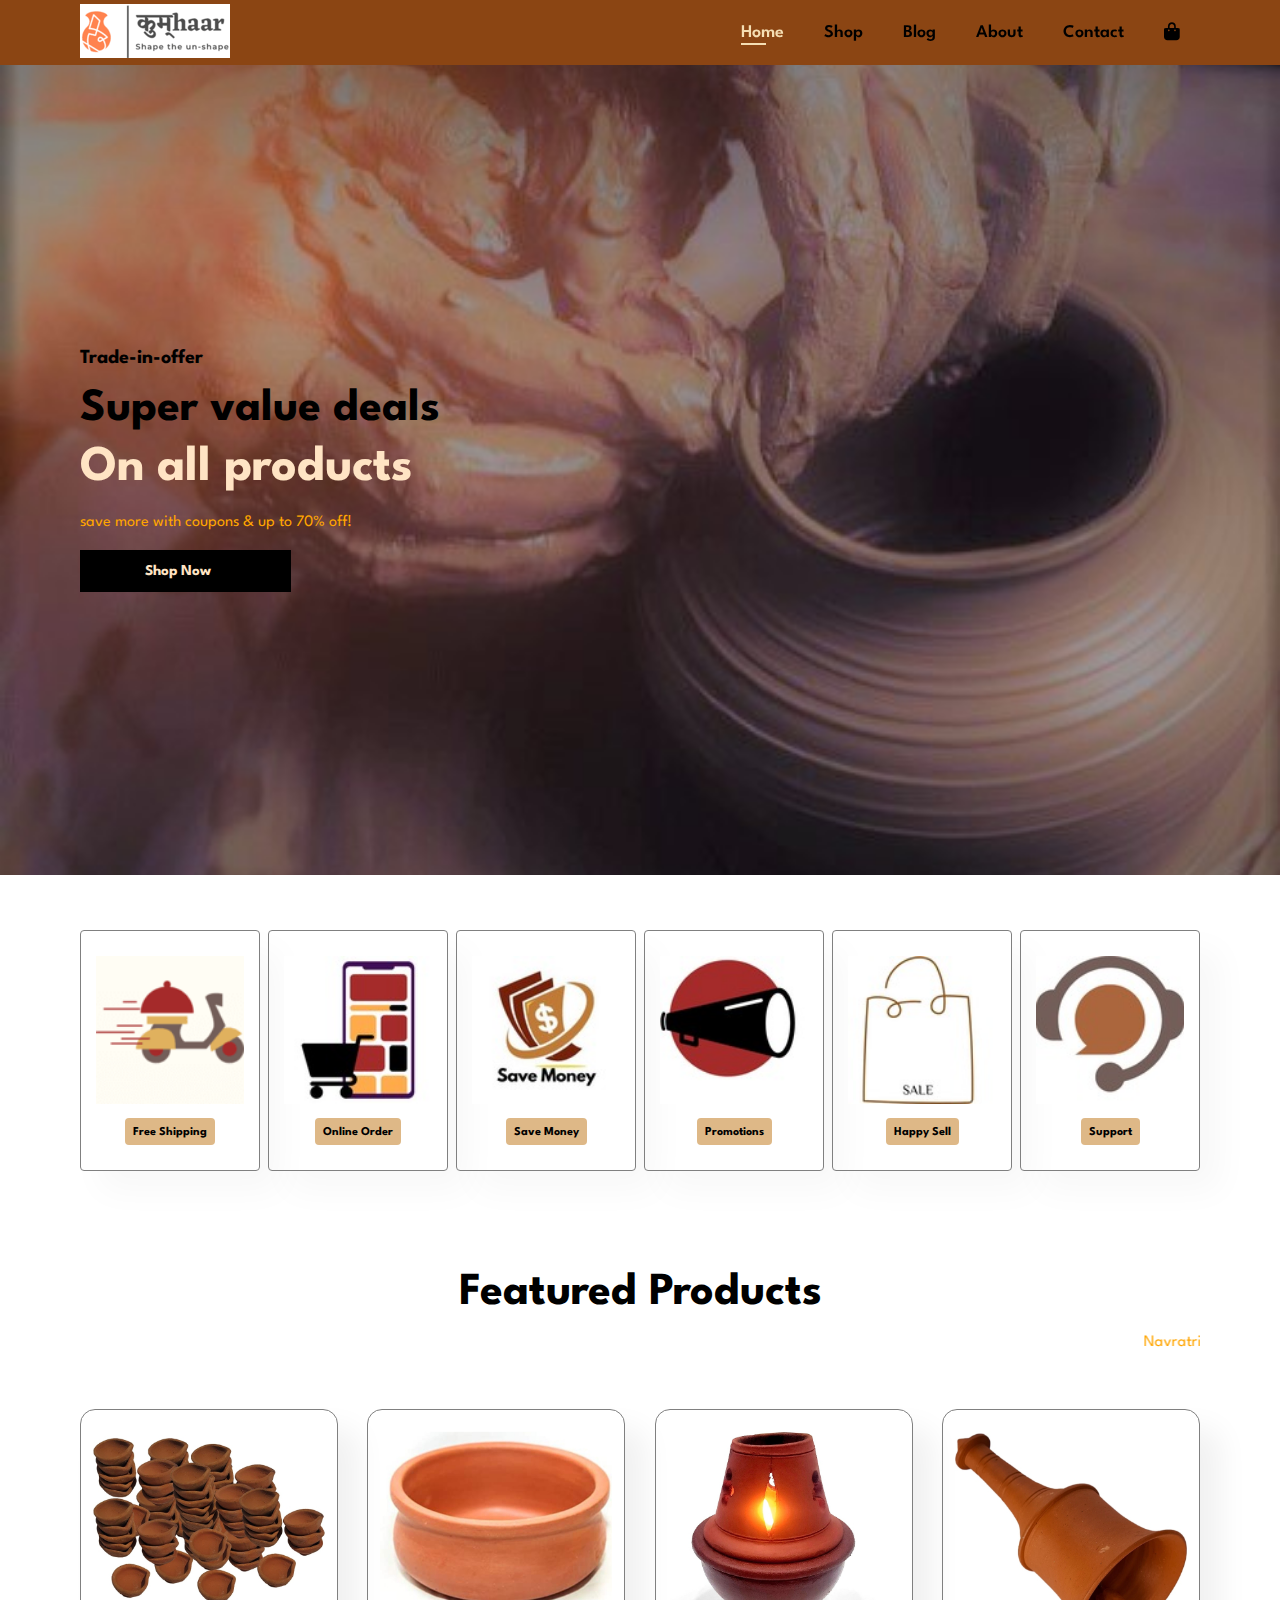
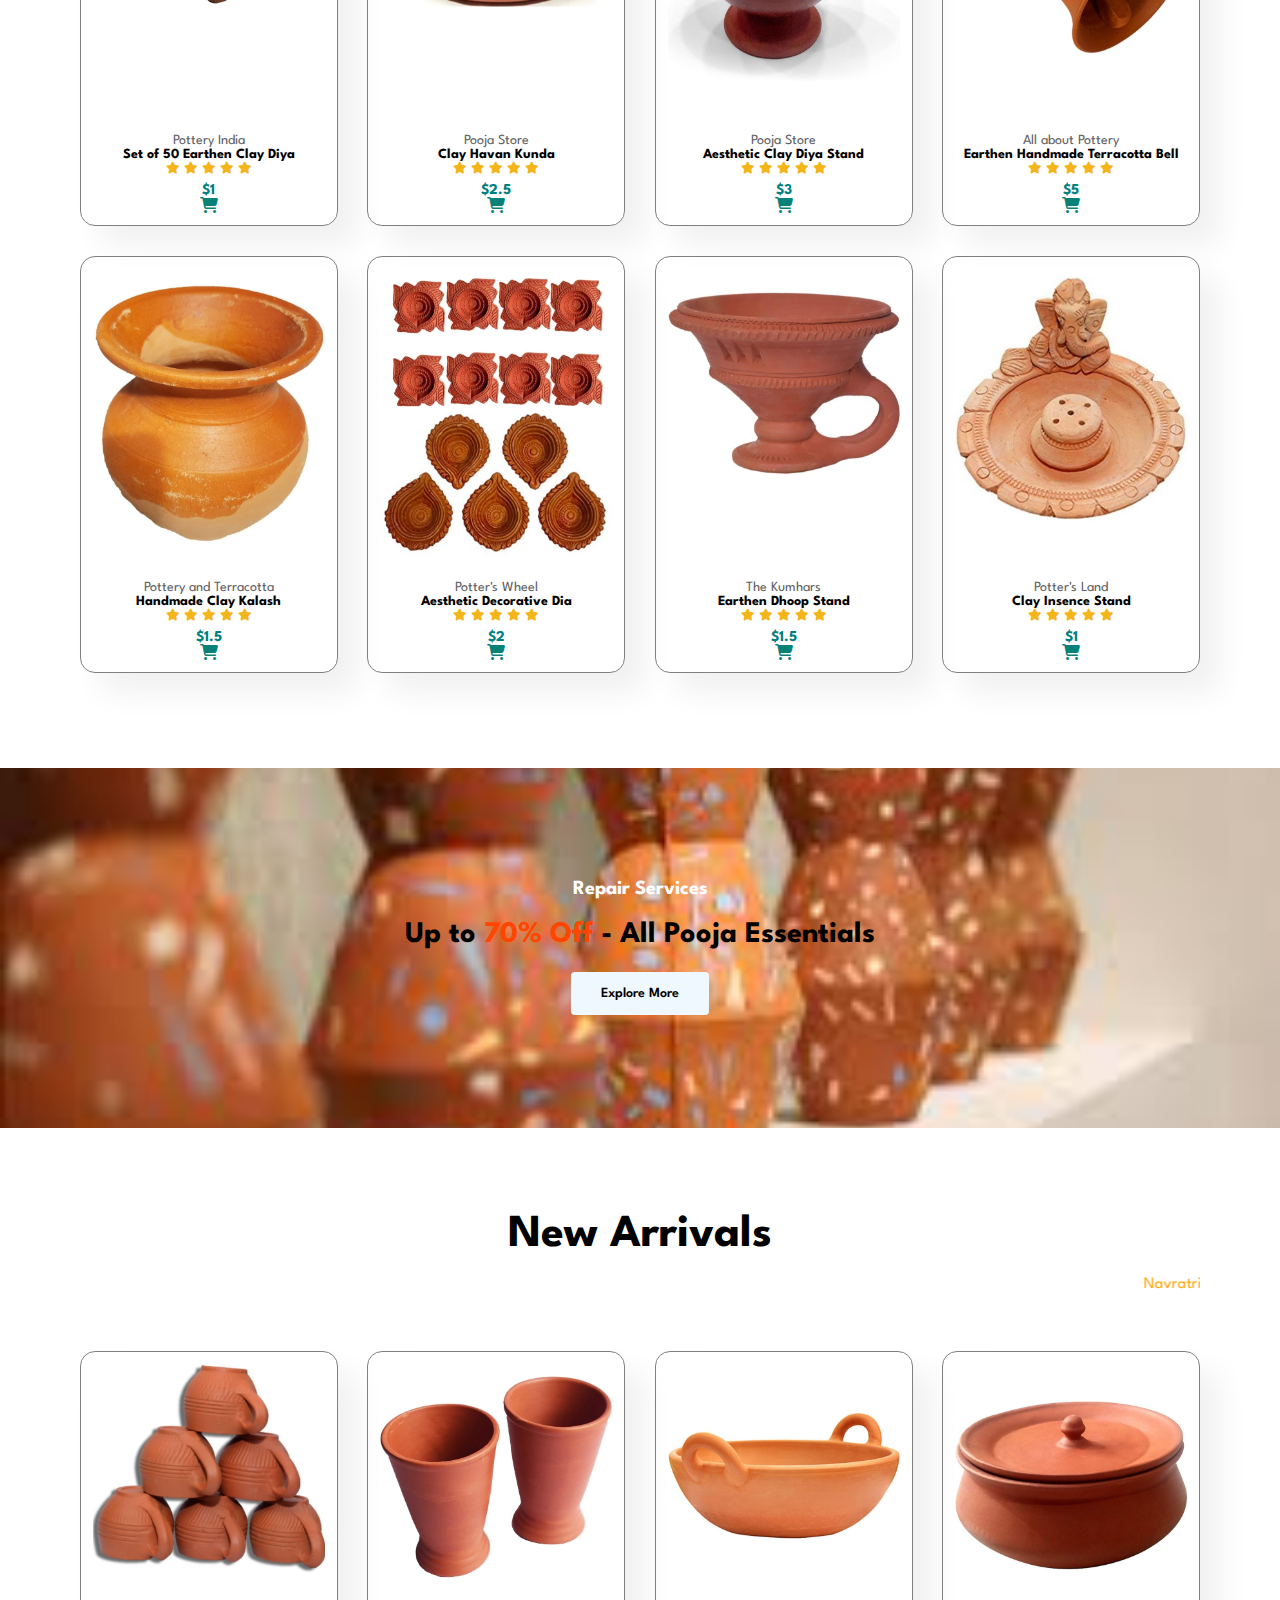
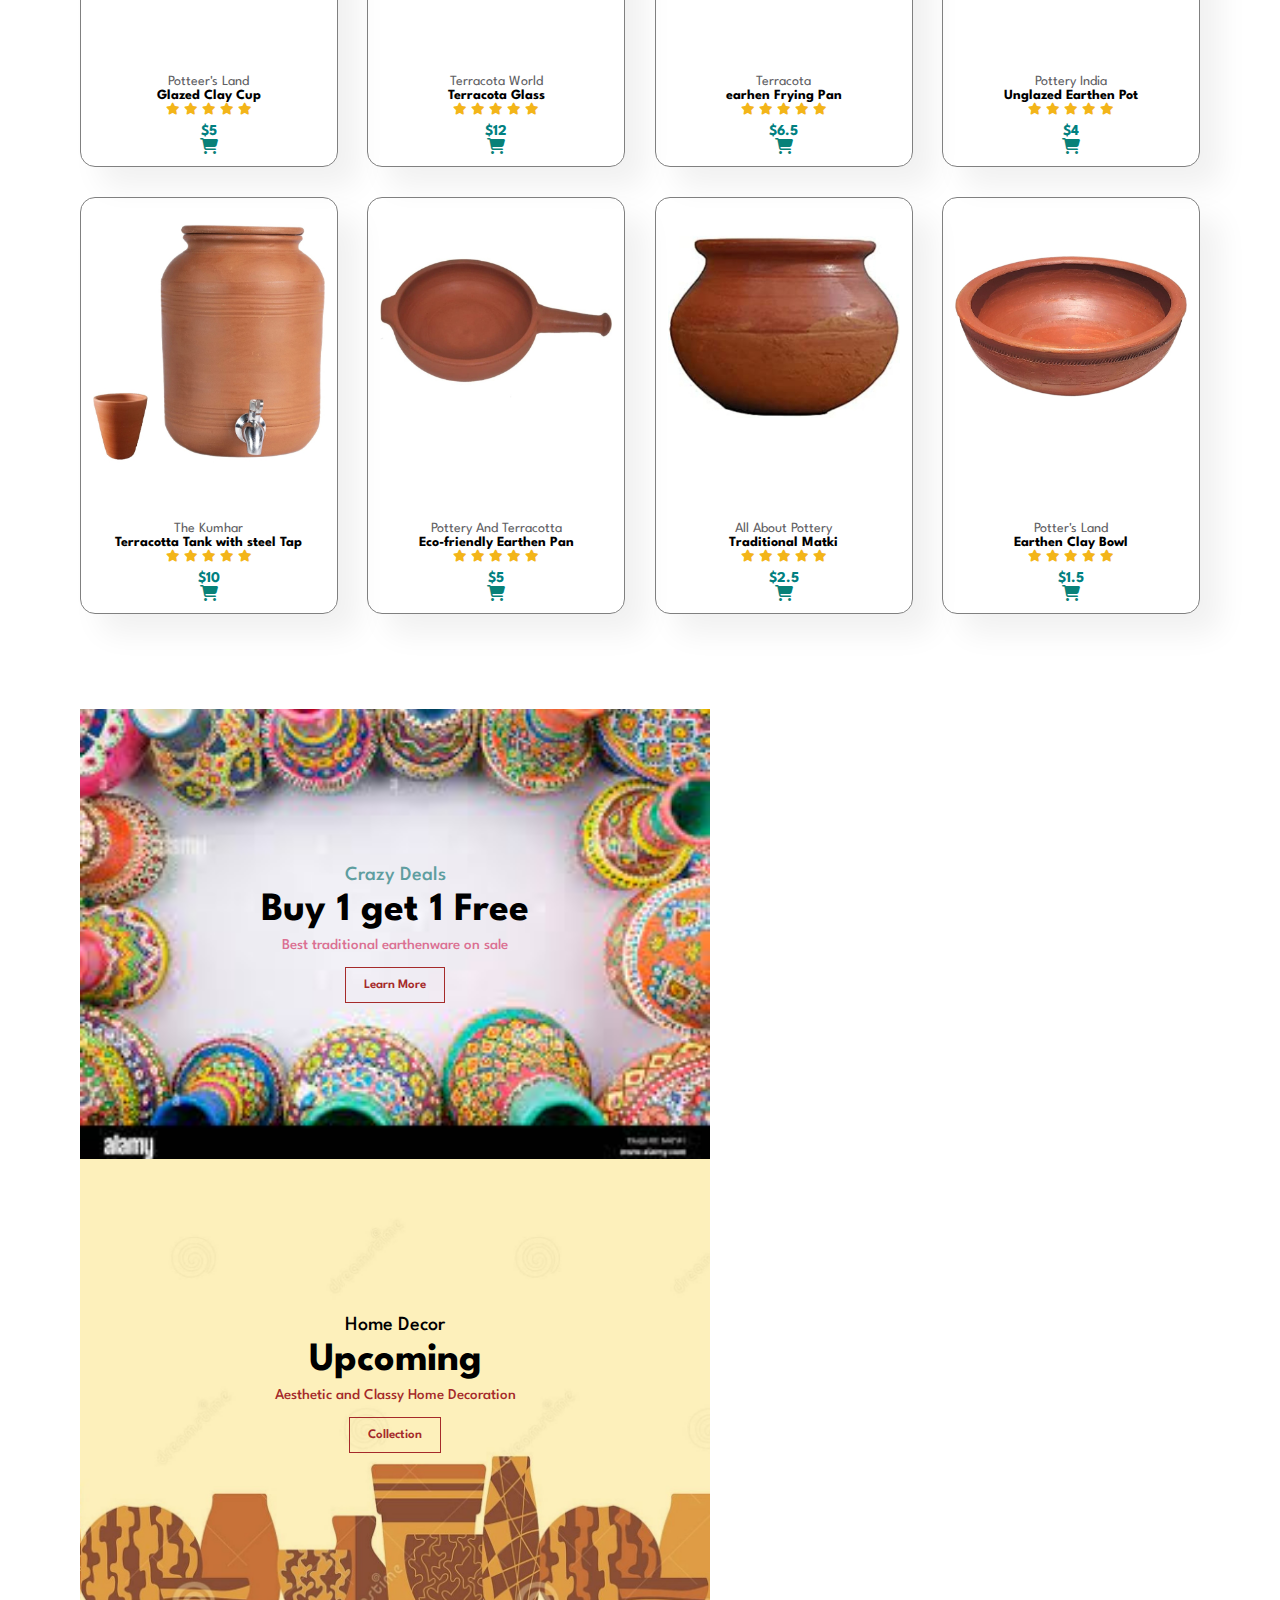
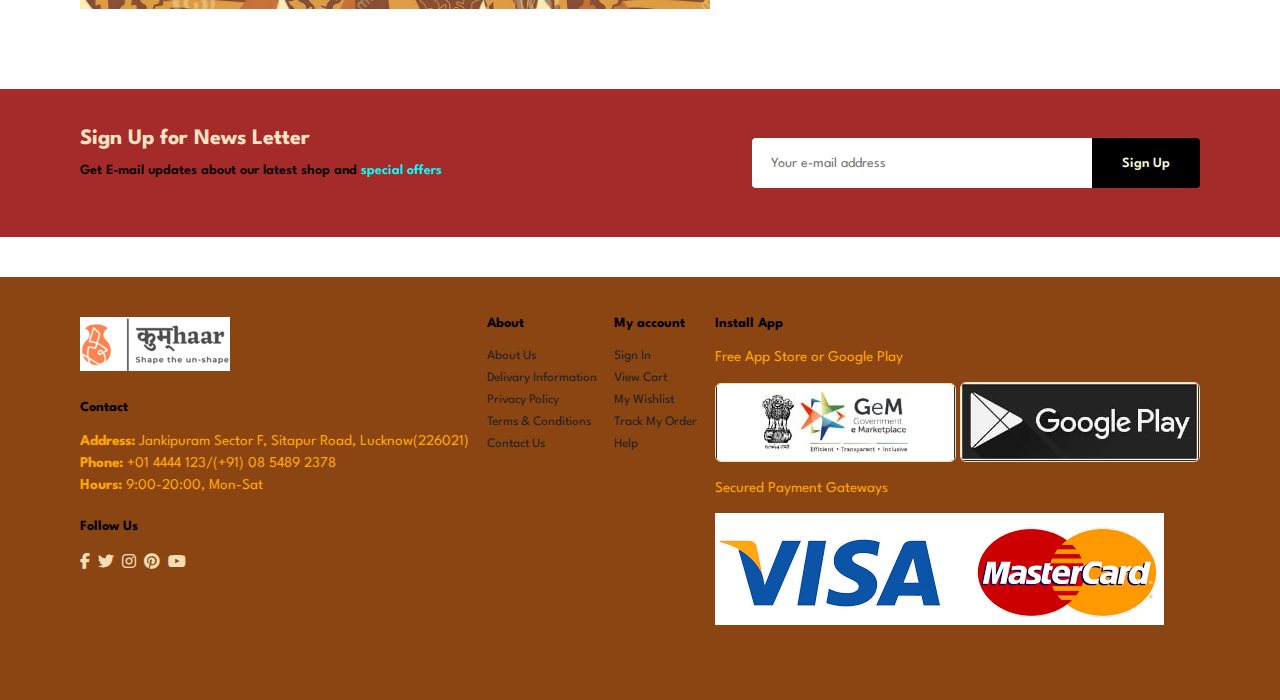
<file: index.html>
<!DOCTYPE html>
<html lang="en">
<head>
    <meta charset="UTF-8">
    <meta http-equiv="X-UA-Compatible" content="IE=edge">
    <meta name="viewport" content="width=device-width, initial-scale=1.0">
    <title>कुम्har</title>
    <link rel="stylesheet" href="https://cdnjs.cloudflare.com/ajax/libs/font-awesome/6.3.0/css/all.min.css">
    <link rel="stylesheet" href="style.css">
</head>
<body>
    <section id="header">
        <a href="#"><img src="IMAGES/logo/logo (1).png" class="logo" alt=""></a>
        <div>
            <ul id="navbar">
                <li><a class="active" href="index.html">Home</a></li>
                <li><a href="shop.html">Shop</a></li>
                <li><a href="blog.html">Blog</a></li>
                <li><a href="about.html">About</a></li>
                <li><a href="contact.html">Contact</a></li>
                <li id="lg-bag"><a href="cart.html"><i class="fa-solid fa-bag-shopping"></i></a></li>
                <a href="#" id="close"><i class='fa fa-close'></i></a>
            </ul>
        </div>
        <div id="mobile">
            <a href="cart.html"><i class="fa-solid fa-bag-shopping"></i></a>
            <i id="bar" class="fa-solid fa-outdent"></i>
        </div>
    </section>
    <section id="hero">
        <h4>Trade-in-offer</h4>
        <h2>Super value deals</h2>
        <h1>On all products</h1>
        <p>save more with coupons & up to 70% off!</p>
        <button>Shop Now</button>
    </section>
    <section id="feature" class="section-p1">
        <div class="fe-box">
            <img src="IMAGES/logo/freeshipping.png" alt="">
            <h6>Free Shipping</h6>
        </div>
        <div class="fe-box" id="online-order">
            <img src="IMAGES/logo/online order (1).jpg" alt="">
            <h6>Online Order</h6>
        </div>
        <div class="fe-box" id="save-money">
            <img src="IMAGES/logo/Dollar money logo template.2 (1).jpg" alt="">
            <h6>Save Money</h6>
        </div>
        <div class="fe-box" id="promotions">
            <img src="IMAGES/logo/promotions.1.jpg" alt="">
            <h6>Promotions</h6>
        </div>
        <div class="fe-box" id="Happy-Sell">
            <img src="IMAGES/logo/sales.jpg" alt="">
            <h6>Happy Sell</h6>
        </div>
        <div class="fe-box" id="Support">
            <img src="IMAGES/logo/support1.jpg" alt="">
            <h6>Support</h6>
        </div>
    </section>
    <section id="product1" class="section-p1">
        <h2>Featured Products</h2>
        <marquee><p>Navratri Collection New Design</p></marquee>
        <div class="pro-container">
            <div class="pro">
                <img src="IMAGES/Diya.jpg" alt="">
                <div class="des">
                    <span>Pottery India</span>
                    <h5>Set of 50 Earthen Clay Diya</h5>
                    <div class="star">
                        <i class="fas fa-star"></i>
                        <i class="fas fa-star"></i>
                        <i class="fas fa-star"></i>
                        <i class="fas fa-star"></i>
                        <i class="fas fa-star"></i>
                    </div>
                    <h4>$1</h4>
                </div>
                <a href="#"><i class="fa-solid fa-cart-shopping"></i></a>
            </div>
            <div class="pro">
                <img src="IMAGES/Havan Kund.jpg" alt="">
                <div class="des">
                    <span>Pooja Store</span>
                    <h5>Clay Havan Kunda</h5>
                    <div class="star">
                        <i class="fas fa-star"></i>
                        <i class="fas fa-star"></i>
                        <i class="fas fa-star"></i>
                        <i class="fas fa-star"></i>
                        <i class="fas fa-star"></i>
                    </div>
                    <h4>$2.5</h4>
                </div>
                <a href="#"><i class="fa-solid fa-cart-shopping"></i></a>
            </div>
            <div class="pro">
                <img src="IMAGES/Diya Stand.jpg" alt="">
                <div class="des">
                    <span>Pooja Store</span>
                    <h5>Aesthetic Clay Diya Stand</h5>
                    <div class="star">
                        <i class="fas fa-star"></i>
                        <i class="fas fa-star"></i>
                        <i class="fas fa-star"></i>
                        <i class="fas fa-star"></i>
                        <i class="fas fa-star"></i>
                    </div>
                    <h4>$3</h4>
                </div>
                <a href="#"><i class="fa-solid fa-cart-shopping"></i></a>
            </div>
            <div class="pro">
                <img src="IMAGES/bell.jpg" alt="">
                <div class="des">
                    <span>All about Pottery</span>
                    <h5>Earthen Handmade Terracotta Bell</h5>
                    <div class="star">
                        <i class="fas fa-star"></i>
                        <i class="fas fa-star"></i>
                        <i class="fas fa-star"></i>
                        <i class="fas fa-star"></i>
                        <i class="fas fa-star"></i>
                    </div>
                    <h4>$5</h4>
                </div>
                <a href="#"><i class="fa-solid fa-cart-shopping"></i></a>
            </div>
            <div class="pro">
                <img src="IMAGES/Kalash.jpg" alt="">
                <div class="des">
                    <span>Pottery and Terracotta</span>
                    <h5>Handmade Clay Kalash</h5>
                    <div class="star">
                        <i class="fas fa-star"></i>
                        <i class="fas fa-star"></i>
                        <i class="fas fa-star"></i>
                        <i class="fas fa-star"></i>
                        <i class="fas fa-star"></i>
                    </div>
                    <h4>$1.5</h4>
                </div>
                <a href="#"><i class="fa-solid fa-cart-shopping"></i></a>
            </div>
            <div class="pro">
                <img src="IMAGES/dec-dia.jpg" alt="">
                <div class="des">
                    <span>Potter's Wheel</span>
                    <h5>Aesthetic Decorative Dia</h5>
                    <div class="star">
                        <i class="fas fa-star"></i>
                        <i class="fas fa-star"></i>
                        <i class="fas fa-star"></i>
                        <i class="fas fa-star"></i>
                        <i class="fas fa-star"></i>
                    </div>
                    <h4>$2</h4>
                </div>
                <a href="#"><i class="fa-solid fa-cart-shopping"></i></a>
            </div>
            <div class="pro">
                <img src="IMAGES/Dhoop Dun.jpg" alt="">
                <div class="des">
                    <span>The Kumhars</span>
                    <h5>Earthen Dhoop Stand</h5>
                    <div class="star">
                        <i class="fas fa-star"></i>
                        <i class="fas fa-star"></i>
                        <i class="fas fa-star"></i>
                        <i class="fas fa-star"></i>
                        <i class="fas fa-star"></i>
                    </div>
                    <h4>$1.5</h4>
                </div>
                <a href="#"><i class="fa-solid fa-cart-shopping"></i></a>
            </div>
            <div class="pro">
                <img src="IMAGES/stand.jpg" alt="">
                <div class="des">
                    <span>Potter's Land</span>
                    <h5>Clay Insence Stand</h5>
                    <div class="star">
                        <i class="fas fa-star"></i>
                        <i class="fas fa-star"></i>
                        <i class="fas fa-star"></i>
                        <i class="fas fa-star"></i>
                        <i class="fas fa-star"></i>
                    </div>
                    <h4>$1</h4>
                </div>
                <a href="#"><i class="fa-solid fa-cart-shopping"></i></a>
            </div>
        </div>
    </section>
    <section id="banner" class="section-m1">
        <h4>Repair Services</h4>
        <h2>Up to <span>70% Off</span> - All Pooja Essentials</h2>
        <button class="normal">Explore More</button>
    </section>    
    <section id="product1" class="section-p1">
        <h2>New Arrivals</h2>
        <marquee><p>Navratri Collection New Design</p></marquee>
        <div class="pro-container">
            <div class="pro">
                <img src="IMAGES/cup.jpg" alt="">
                <div class="des">
                    <span>Potteer's Land</span>
                    <h5>Glazed Clay Cup</h5>
                    <div class="star">
                        <i class="fas fa-star"></i>
                        <i class="fas fa-star"></i>
                        <i class="fas fa-star"></i>
                        <i class="fas fa-star"></i>
                        <i class="fas fa-star"></i>
                    </div>
                    <h4>$5</h4>
                </div>
                <a href="#"><i class="fa-solid fa-cart-shopping"></i></a>
            </div>
            <div class="pro">
                <img src="IMAGES/glass.jpg" alt="">
                <div class="des">
                    <span>Terracota World</span>
                    <h5>Terracota Glass</h5>
                    <div class="star">
                        <i class="fas fa-star"></i>
                        <i class="fas fa-star"></i>
                        <i class="fas fa-star"></i>
                        <i class="fas fa-star"></i>
                        <i class="fas fa-star"></i>
                    </div>
                    <h4>$12</h4>
                </div>
                <a href="#"><i class="fa-solid fa-cart-shopping"></i></a>
            </div>
            <div class="pro">
                <img src="IMAGES/karai.jpg" alt="">
                <div class="des">
                    <span>Terracota</span>
                    <h5>earhen Frying Pan</h5>
                    <div class="star">
                        <i class="fas fa-star"></i>
                        <i class="fas fa-star"></i>
                        <i class="fas fa-star"></i>
                        <i class="fas fa-star"></i>
                        <i class="fas fa-star"></i>
                    </div>
                    <h4>$6.5</h4>
                </div>
                <a href="#"><i class="fa-solid fa-cart-shopping"></i></a>
            </div>
            <div class="pro">
                <img src="IMAGES/pot.jpg" alt="">
                <div class="des">
                    <span>Pottery India</span>
                    <h5>Unglazed Earthen Pot</h5>
                    <div class="star">
                        <i class="fas fa-star"></i>
                        <i class="fas fa-star"></i>
                        <i class="fas fa-star"></i>
                        <i class="fas fa-star"></i>
                        <i class="fas fa-star"></i>
                    </div>
                    <h4>$4</h4>
                </div>
                <a href="#"><i class="fa-solid fa-cart-shopping"></i></a>
            </div>
            <div class="pro">
                <img src="IMAGES/tank.jpg" alt="">
                <div class="des">
                    <span>The Kumhar</span>
                    <h5>Terracotta Tank with steel Tap</h5>
                    <div class="star">
                        <i class="fas fa-star"></i>
                        <i class="fas fa-star"></i>
                        <i class="fas fa-star"></i>
                        <i class="fas fa-star"></i>
                        <i class="fas fa-star"></i>
                    </div>
                    <h4>$10</h4>
                </div>
                <a href="#"><i class="fa-solid fa-cart-shopping"></i></a>
            </div>
            <div class="pro">
                <img src="IMAGES/tava.jpg" alt="">
                <div class="des">
                    <span>Pottery And Terracotta</span>
                    <h5>Eco-friendly Earthen Pan</h5>
                    <div class="star">
                        <i class="fas fa-star"></i>
                        <i class="fas fa-star"></i>
                        <i class="fas fa-star"></i>
                        <i class="fas fa-star"></i>
                        <i class="fas fa-star"></i>
                    </div>
                    <h4>$5</h4>
                </div>
                <a href="#"><i class="fa-solid fa-cart-shopping"></i></a>
            </div>
            <div class="pro">
                <img src="IMAGES/matki.jpg" alt="">
                <div class="des">
                    <span>All About Pottery</span>
                    <h5>Traditional Matki</h5>
                    <div class="star">
                        <i class="fas fa-star"></i>
                        <i class="fas fa-star"></i>
                        <i class="fas fa-star"></i>
                        <i class="fas fa-star"></i>
                        <i class="fas fa-star"></i>
                    </div>
                    <h4>$2.5</h4>
                </div>
                <a href="#"><i class="fa-solid fa-cart-shopping"></i></a>
            </div>
            <div class="pro">
                <img src="IMAGES/bowl.jpg" alt="">
                <div class="des">
                    <span>Potter's Land</span>
                    <h5>Earthen Clay Bowl</h5>
                    <div class="star">
                        <i class="fas fa-star"></i>
                        <i class="fas fa-star"></i>
                        <i class="fas fa-star"></i>
                        <i class="fas fa-star"></i>
                        <i class="fas fa-star"></i>
                    </div>
                    <h4>$1.5</h4>
                </div>
                <a href="#"><i class="fa-solid fa-cart-shopping"></i></a>
            </div>
        </div>
    </section>
    <section id="sm-banner" class="section-p1">
        <div class="banner-box">
            <h4>Crazy Deals</h4>
            <h2>Buy 1 get 1 Free</h2>
            <span>Best traditional earthenware on sale</span>
            <button class="white">Learn More</button>
        </div>
        <div class="banner-box banner-box2">
            <h4>Home Decor</h4>
            <h2>Upcoming</h2>
            <span>Aesthetic and Classy Home Decoration</span>
            <button class="white">Collection</button>
        </div>
    </section>
    <section id="newsletter" class="section-p1 section-m1">
        <div class="newstext">
            <h4>Sign Up for News Letter</h4>
            <p>Get E-mail updates about our latest shop and <span>special offers</span></p>
        </div>
        <div class="form">
            <input type="text" placeholder="Your e-mail address">
            <button class="normal">Sign Up</button>

        </div>

    </section>
    <footer class="section-p1">
        <div class="column">
            <img class="logo" src="IMAGES/logo/logo (1).png">
            <h4>Contact</h4>
            <p><strong>Address:</strong> Jankipuram Sector F, Sitapur Road, Lucknow(226021)</p>
            <p><strong>Phone:</strong> +01 4444 123/(+91) 08 5489 2378</p>
            <p><strong>Hours:</strong> 9:00-20:00, Mon-Sat</p>
            <div class="follow">
                <h4>Follow Us</h4>
                <div class="icon">
                    <i class="fa-brands fa-facebook-f"></i>
                    <i class="fab fa-twitter"></i>
                    <i class="fa-brands fa-instagram"></i>
                    <i class="fa-brands fa-pinterest"></i>
                    <i class="fa-brands fa-youtube"></i>
                </div>
            </div>
        </div>
        <div class="column">
            <h4>About</h4>
            <a href="#">About Us</a>
            <a href="#">Delivary Information</a>
            <a href="#">Privacy Policy</a>
            <a href="#">Terms & Conditions</a>
            <a href="#">Contact Us</a>
        </div>
        <div class="column">
            <h4>My account</h4>
            <a href="#">Sign In</a>
            <a href="#">View Cart</a>
            <a href="#">My Wishlist</a>
            <a href="#">Track My Order</a>
            <a href="#">Help</a>
        </div>
        <div class="column install">
            <h4>Install App</h4>
            <p>Free App Store or Google Play</p>
            <div class="row">
                <img src="IMAGES/logo/gem.jpg">
                <img src="IMAGES/logo/Google Play.jpg">
            </div>
            <p>Secured Payment Gateways</p>
            <img src="IMAGES/logo/visa.png">
        </div>
        
    </footer>
    <script src="script.js"> </script>
</body>
</html>
</file>
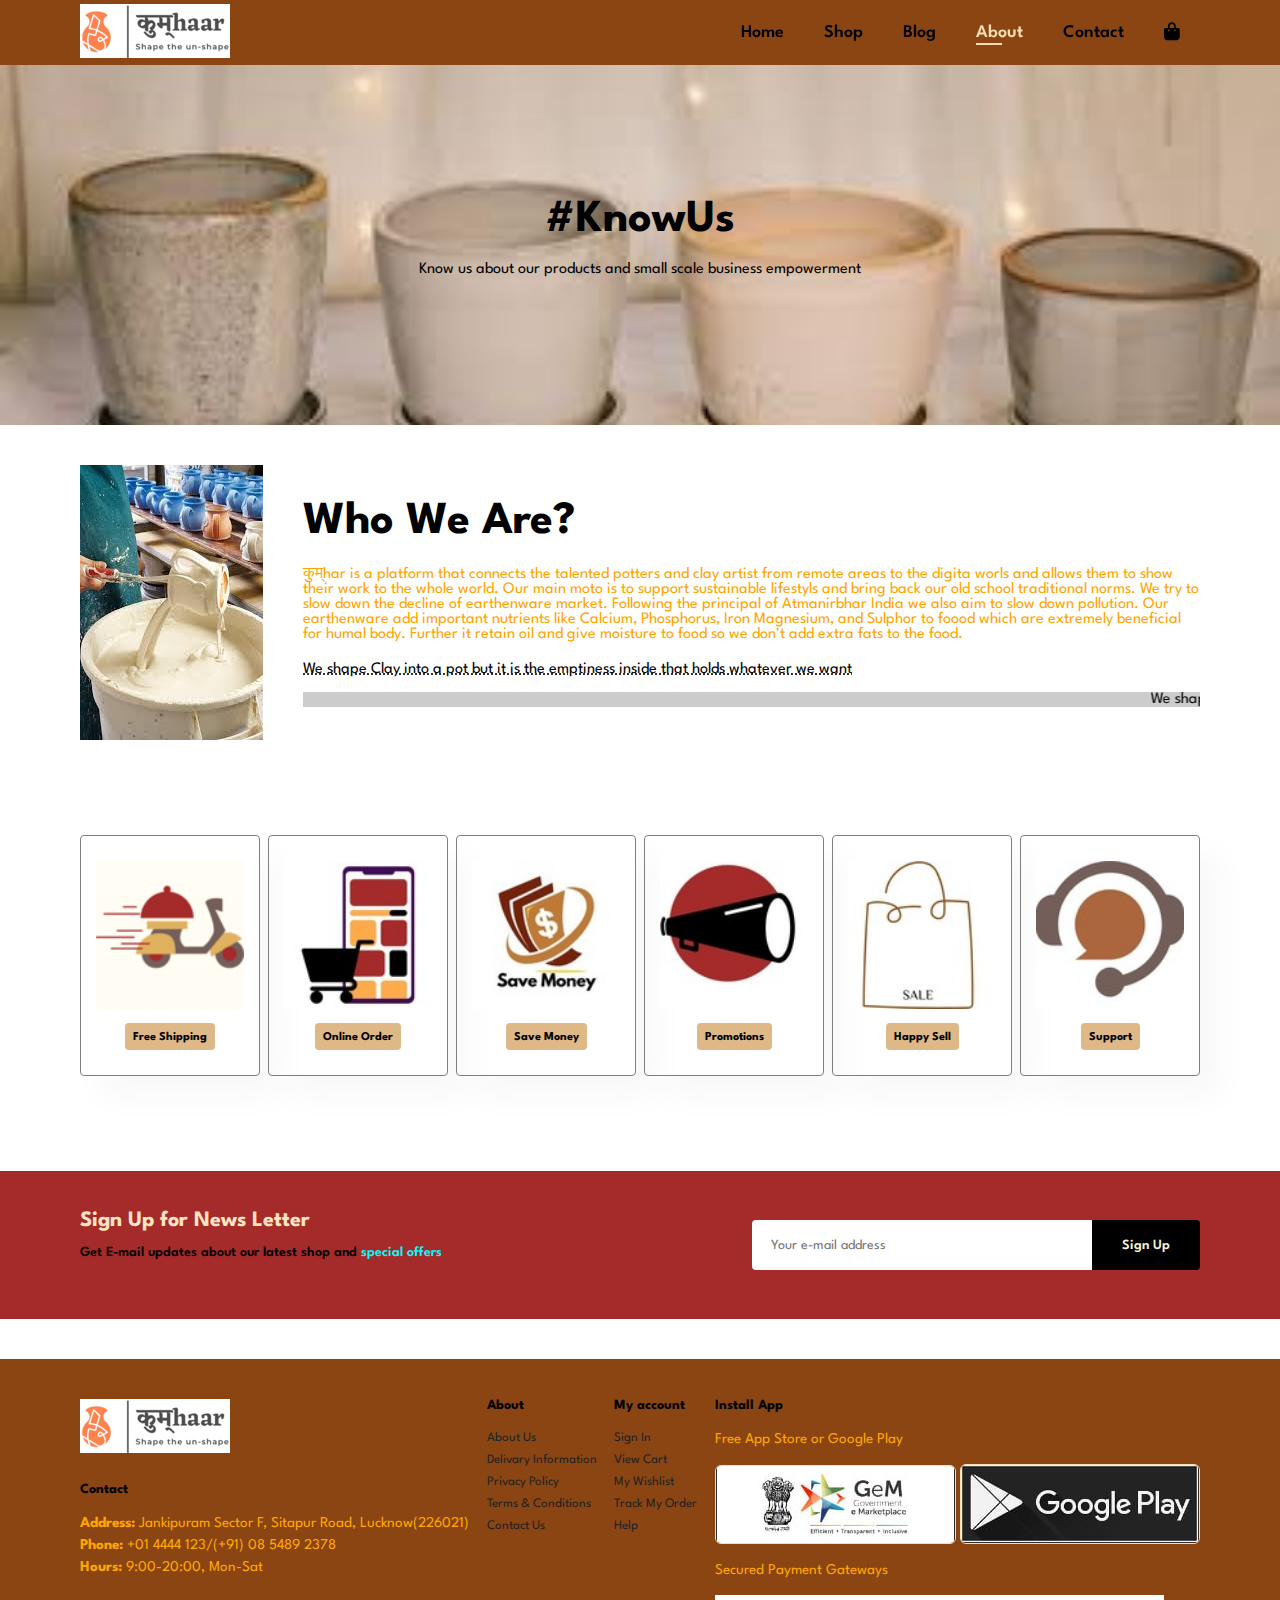
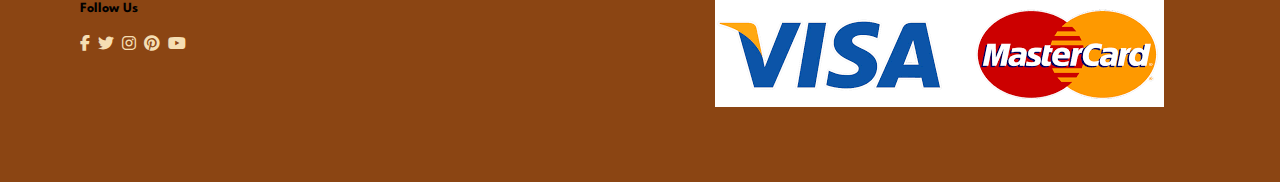
<file: about.html>
<!DOCTYPE html>
<html lang="en">
<head>
    <meta charset="UTF-8">
    <meta http-equiv="X-UA-Compatible" content="IE=edge">
    <meta name="viewport" content="width=device-width, initial-scale=1.0">
    <title>कुम्har</title>
    <link rel="stylesheet" href="https://cdnjs.cloudflare.com/ajax/libs/font-awesome/6.3.0/css/all.min.css">
    <link rel="stylesheet" href="style.css">
</head>
<body>
    <section id="header">
        <a href="#"><img src="IMAGES/logo/logo (1).png" class="logo" alt=""></a>
        <div>
            <ul id="navbar">
                <li><a href="index.html">Home</a></li>
                <li><a href="shop.html">Shop</a></li>
                <li><a  href="blog.html">Blog</a></li>
                <li><a class="active" href="about.html">About</a></li>
                <li><a href="contact.html">Contact</a></li>
                <li><a href="cart.html"><i class="fa-solid fa-bag-shopping"></i></a></li>
            </ul>
        </div>
    </section>
    <section id="page-header" class="about-header">
        <h2>#KnowUs</h2>
        <p>Know us about our products and small scale business empowerment</p>
    </section>
    <section id="about-head" class="section-p1">
        <img src="IMAGES/about-img.jpg">
        <div>
            <h2>Who We Are?</h2>
            <p>कुम्har is a platform that connects the talented potters and clay artist from remote areas to the digita worls and allows them to show their work to the whole world. Our main moto is to support sustainable lifestyls and bring back our old school traditional norms. We try to slow down the decline of earthenware market. Following the principal of Atmanirbhar India we also aim to slow down pollution. Our earthenware add important nutrients like Calcium, Phosphorus, Iron Magnesium, and Sulphor to foood which are extremely beneficial for humal body. Further it retain oil and give moisture to food so we don't add extra fats to the food. </p>
            <abbr title="">We shape Clay into a pot but it is the emptiness inside that holds whatever we want</abbr>
            <br><br>
            <marquee bgcolor="#ccc" loop="-1" scroolamount="5" width="100%">We shape Clay into a pot but it is the emptiness inside that holds whatever we want</marquee>
        </div>
        </section>
        <section id="feature" class="section-p1">
            <div class="fe-box">
                <img src="IMAGES/logo/freeshipping.png" alt="">
                <h6>Free Shipping</h6>
            </div>
            <div class="fe-box" id="online-order">
                <img src="IMAGES/logo/online order (1).jpg" alt="">
                <h6>Online Order</h6>
            </div>
            <div class="fe-box" id="save-money">
                <img src="IMAGES/logo/Dollar money logo template.2 (1).jpg" alt="">
                <h6>Save Money</h6>
            </div>
            <div class="fe-box" id="promotions">
                <img src="IMAGES/logo/promotions.1.jpg" alt="">
                <h6>Promotions</h6>
            </div>
            <div class="fe-box" id="Happy-Sell">
                <img src="IMAGES/logo/sales.jpg" alt="">
                <h6>Happy Sell</h6>
            </div>
            <div class="fe-box" id="Support">
                <img src="IMAGES/logo/support1.jpg" alt="">
                <h6>Support</h6>
            </div>
        </section>
        <section id="newsletter" class="section-p1 section-m1">
            <div class="newstext">
                <h4>Sign Up for News Letter</h4>
                <p>Get E-mail updates about our latest shop and <span>special offers</span></p>
            </div>
            <div class="form">
                <input type="text" placeholder="Your e-mail address">
                <button class="normal">Sign Up</button>
    
            </div>
    
        </section>
    <footer class="section-p1">
        <div class="column">
            <img class="logo" src="IMAGES/logo/logo (1).png">
            <h4>Contact</h4>
            <p><strong>Address:</strong> Jankipuram Sector F, Sitapur Road, Lucknow(226021)</p>
            <p><strong>Phone:</strong> +01 4444 123/(+91) 08 5489 2378</p>
            <p><strong>Hours:</strong> 9:00-20:00, Mon-Sat</p>
            <div class="follow">
                <h4>Follow Us</h4>
                <div class="icon">
                    <i class="fa-brands fa-facebook-f"></i>
                    <i class="fab fa-twitter"></i>
                    <i class="fa-brands fa-instagram"></i>
                    <i class="fa-brands fa-pinterest"></i>
                    <i class="fa-brands fa-youtube"></i>
                </div>
            </div>
        </div>
        <div class="column">
            <h4>About</h4>
            <a href="#">About Us</a>
            <a href="#">Delivary Information</a>
            <a href="#">Privacy Policy</a>
            <a href="#">Terms & Conditions</a>
            <a href="#">Contact Us</a>
        </div>
        <div class="column">
            <h4>My account</h4>
            <a href="#">Sign In</a>
            <a href="#">View Cart</a>
            <a href="#">My Wishlist</a>
            <a href="#">Track My Order</a>
            <a href="#">Help</a>
        </div>
        <div class="column install">
            <h4>Install App</h4>
            <p>Free App Store or Google Play</p>
            <div class="row">
                <img src="IMAGES/logo/gem.jpg">
                <img src="IMAGES/logo/Google Play.jpg">
            </div>
            <p>Secured Payment Gateways</p>
            <img src="IMAGES/logo/visa.png">
        </div>
        
    </footer>
    <script src="script.js"> </script>
</body>
</html>
</file>
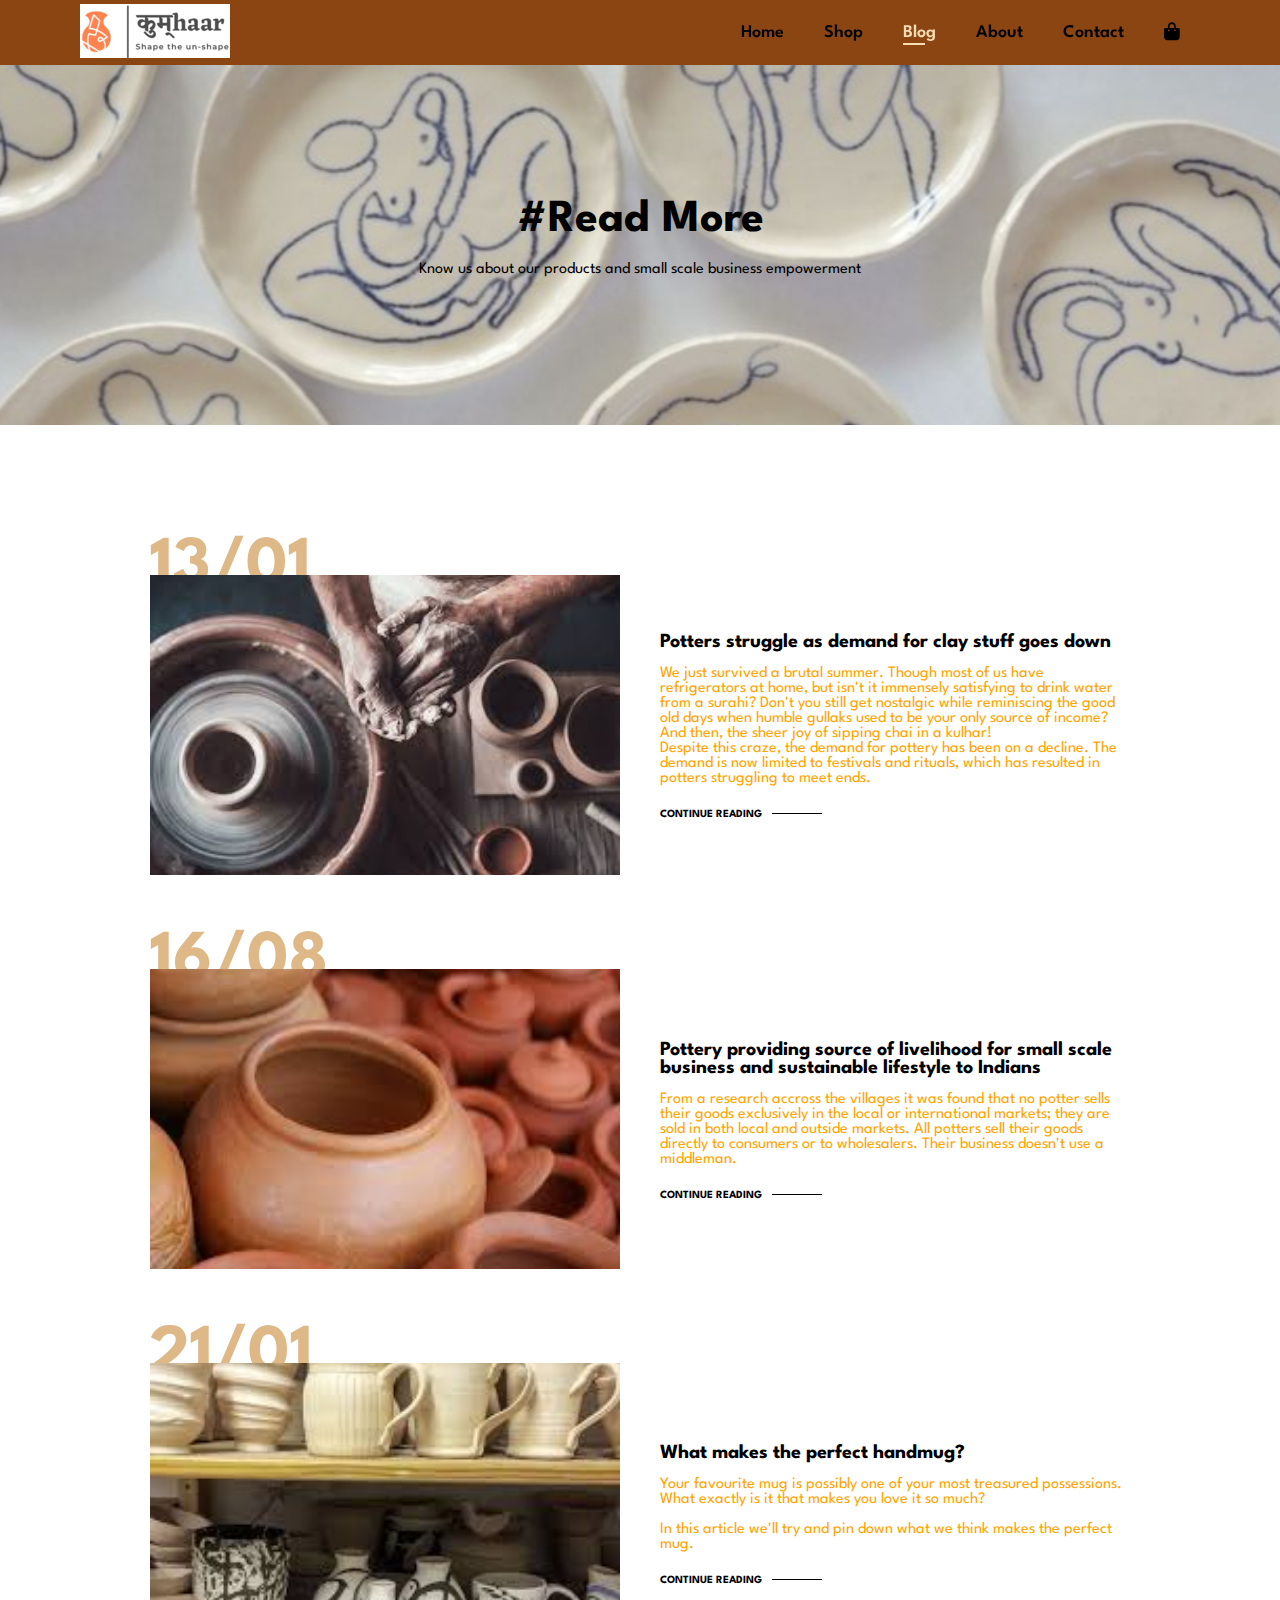
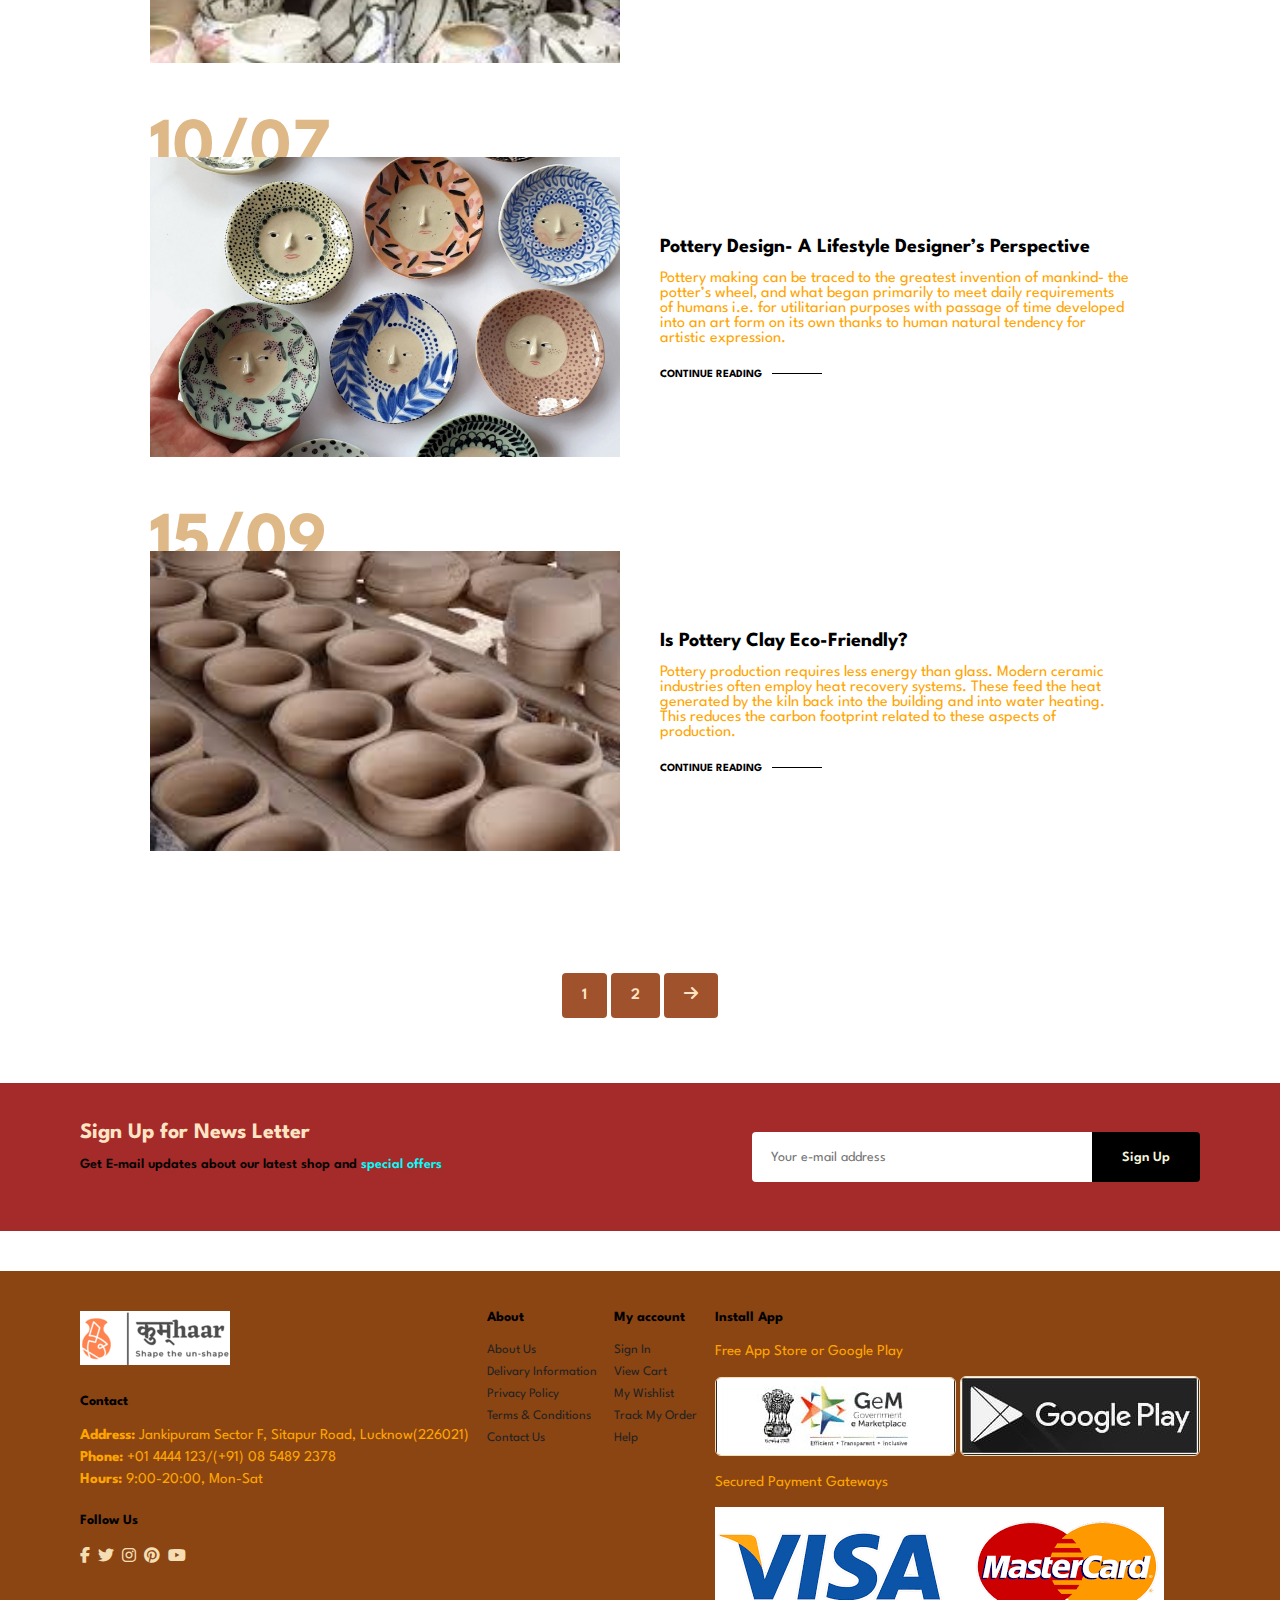
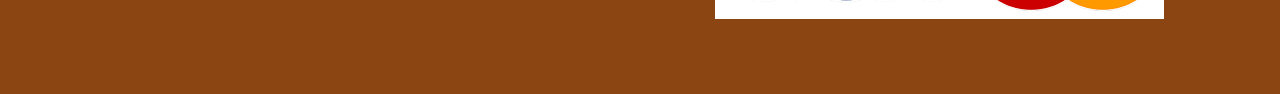
<file: blog.html>
<!DOCTYPE html>
<html lang="en">
<head>
    <meta charset="UTF-8">
    <meta http-equiv="X-UA-Compatible" content="IE=edge">
    <meta name="viewport" content="width=device-width, initial-scale=1.0">
    <title>कुम्har</title>
    <link rel="stylesheet" href="https://cdnjs.cloudflare.com/ajax/libs/font-awesome/6.3.0/css/all.min.css">
    <link rel="stylesheet" href="style.css">
</head>
<body>
    <section id="header">
        <a href="#"><img src="IMAGES/logo/logo (1).png" class="logo" alt=""></a>
        <div>
            <ul id="navbar">
                <li><a href="index.html">Home</a></li>
                <li><a href="shop.html">Shop</a></li>
                <li><a class="active" href="blog.html">Blog</a></li>
                <li><a href="about.html">About</a></li>
                <li><a href="contact.html">Contact</a></li>
                <li><a href="cart.html"><i class="fa-solid fa-bag-shopping"></i></a></li>
            </ul>
        </div>
    </section>
    <section id="page-header" class="blog-header">
        <h2>#Read More</h2>
        <p>Know us about our products and small scale business empowerment</p>
    </section>
    <section id="blog">
        <div class="blog-box">
            <div class="blog-img">
                <img src="IMAGES/blog-img1.jpg">
            </div>
            <div class="blog-details">
                <h4>Potters struggle as demand for clay stuff goes down</h4>
                <p>We just survived a brutal summer. Though most of us have refrigerators at home, but isn't it immensely satisfying to drink water from a surahi? Don't you still get nostalgic while reminiscing the good old days when humble gullaks used to be your only source of income? And then, the sheer joy of sipping chai in a kulhar!<br> Despite this craze, the demand for pottery has been on a decline. The demand is now limited to festivals and rituals, which has resulted in potters struggling to meet ends.</p>
                <a href="#">CONTINUE READING</a>
            </div>
            <h1>13/01</h1>
        </div>
        <div class="blog-box">
            <div class="blog-img">
                <img src="IMAGES/blog-img2.jpg">
            </div>
            <div class="blog-details">
                <h4>Pottery providing source of livelihood for small scale business and sustainable lifestyle to Indians</h4>
                <p>From a research accross the villages it was found that no potter sells their goods exclusively in the local or international markets; they are sold in both local and outside markets. All potters sell their goods directly to consumers or to wholesalers. Their business doesn't use a middleman. </p>
                <a href="#">CONTINUE READING</a>
            </div>
            <h1>16/08</h1>
        </div>
        <div class="blog-box">
            <div class="blog-img">
                <img src="IMAGES/blog-img3.jpg">
            </div>
            <div class="blog-details">
                <h4>What makes the perfect handmug?</h4>
                <p>Your favourite mug is possibly one of your most treasured possessions. What exactly is it that makes you love it so much?<br> <br>In this article we'll try and pin down what we think makes the perfect mug.</p>
                <a href="#">CONTINUE READING</a>
            </div>
            <h1>21/01</h1>
        </div>
        <div class="blog-box">
            <div class="blog-img">
                <img src="IMAGES/blog-img4.jpg">
            </div>
            <div class="blog-details">
                <h4>Pottery Design- A Lifestyle Designer’s Perspective</h4>
                <p>Pottery making can be traced to the greatest invention of mankind- the potter’s wheel, and what began primarily to meet daily requirements of humans i.e. for utilitarian purposes with passage of time developed into an art form on its own thanks to human natural tendency for artistic expression. </p>
                <a href="#">CONTINUE READING</a>
            </div>
            <h1>10/07</h1>
        </div>
        <div class="blog-box">
            <div class="blog-img">
                <img src="IMAGES/blog-img5.jpg">
            </div>
            <div class="blog-details">
                <h4>Is Pottery Clay Eco-Friendly?</h4>
                <p>Pottery production requires less energy than glass. Modern ceramic industries often employ heat recovery systems. These feed the heat generated by the kiln back into the building and into water heating. This reduces the carbon footprint related to these aspects of production.</p>
                <a href="#">CONTINUE READING</a>
            </div>
            <h1>15/09</h1>
        </div>
    </section>
    <section id="pagination" class="section-p1">
        <a href="#">1</a>
        <a href="#">2</a>
        <a href="#"><i class="fa-solid fa-arrow-right"></i></a>
    </section>
    <section id="newsletter" class="section-p1 section-m1">
        <div class="newstext">
            <h4>Sign Up for News Letter</h4>
            <p>Get E-mail updates about our latest shop and <span>special offers</span></p>
        </div>
        <div class="form">
            <input type="text" placeholder="Your e-mail address">
            <button class="normal">Sign Up</button>

        </div>

    </section>
    <footer class="section-p1">
        <div class="column">
            <img class="logo" src="IMAGES/logo/logo (1).png">
            <h4>Contact</h4>
            <p><strong>Address:</strong> Jankipuram Sector F, Sitapur Road, Lucknow(226021)</p>
            <p><strong>Phone:</strong> +01 4444 123/(+91) 08 5489 2378</p>
            <p><strong>Hours:</strong> 9:00-20:00, Mon-Sat</p>
            <div class="follow">
                <h4>Follow Us</h4>
                <div class="icon">
                    <i class="fa-brands fa-facebook-f"></i>
                    <i class="fab fa-twitter"></i>
                    <i class="fa-brands fa-instagram"></i>
                    <i class="fa-brands fa-pinterest"></i>
                    <i class="fa-brands fa-youtube"></i>
                </div>
            </div>
        </div>
        <div class="column">
            <h4>About</h4>
            <a href="#">About Us</a>
            <a href="#">Delivary Information</a>
            <a href="#">Privacy Policy</a>
            <a href="#">Terms & Conditions</a>
            <a href="#">Contact Us</a>
        </div>
        <div class="column">
            <h4>My account</h4>
            <a href="#">Sign In</a>
            <a href="#">View Cart</a>
            <a href="#">My Wishlist</a>
            <a href="#">Track My Order</a>
            <a href="#">Help</a>
        </div>
        <div class="column install">
            <h4>Install App</h4>
            <p>Free App Store or Google Play</p>
            <div class="row">
                <img src="IMAGES/logo/gem.jpg">
                <img src="IMAGES/logo/Google Play.jpg">
            </div>
            <p>Secured Payment Gateways</p>
            <img src="IMAGES/logo/visa.png">
        </div>
        
    </footer>
    <script src="script.js"> </script>
</body>
</html>
</file>
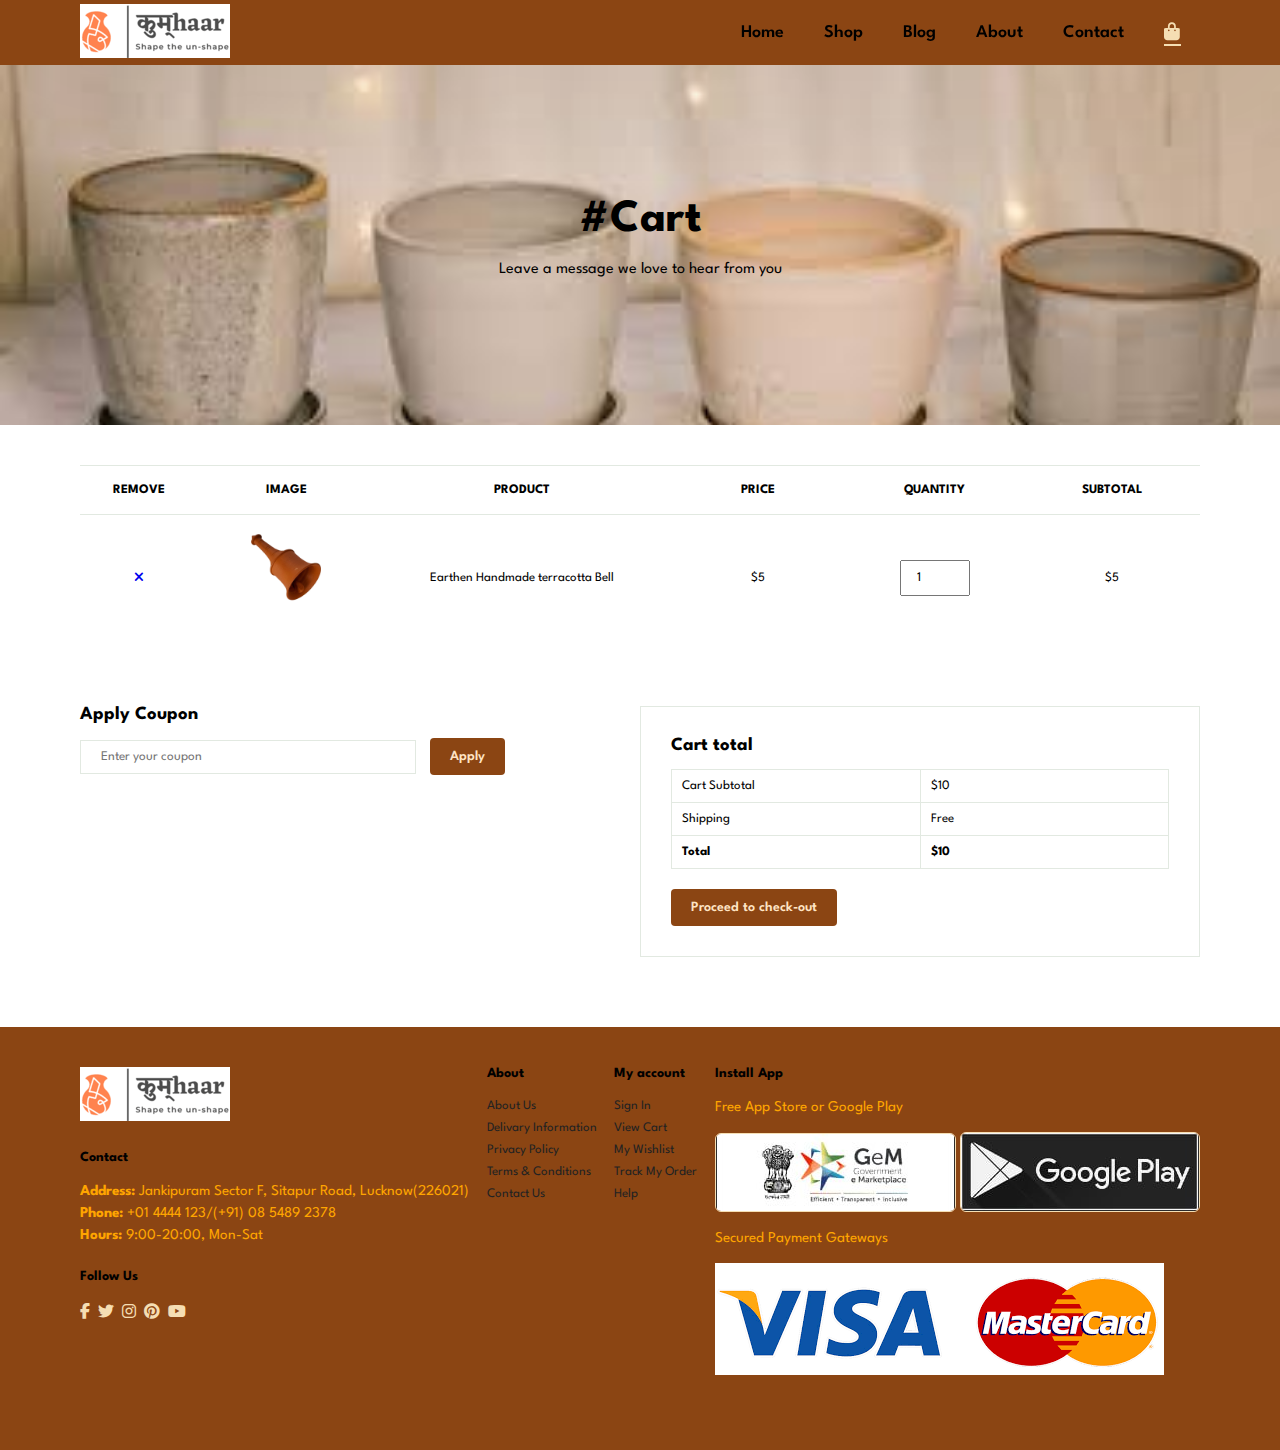
<file: cart.html>
<!DOCTYPE html>
<html lang="en">
<head>
    <meta charset="UTF-8">
    <meta http-equiv="X-UA-Compatible" content="IE=edge">
    <meta name="viewport" content="width=device-width, initial-scale=1.0">
    <title>कुम्har</title>
    <link rel="stylesheet" href="https://cdnjs.cloudflare.com/ajax/libs/font-awesome/6.3.0/css/all.min.css">
    <link rel="stylesheet" href="style.css">
</head>
<body>
    <section id="header">
        <a href="#"><img src="IMAGES/logo/logo (1).png" class="logo" alt=""></a>
        <div>
            <ul id="navbar">
                <li><a href="index.html">Home</a></li>
                <li><a href="shop.html">Shop</a></li>
                <li><a  href="blog.html">Blog</a></li>
                <li><a href="about.html">About</a></li>
                <li><a href="contact.html">Contact</a></li>
                <li><a class="active" href="cart.html"><i class="fa-solid fa-bag-shopping"></i></a></li>
            </ul>
        </div>
    </section>
    <section id="page-header" class="about-header">
        <h2>#Cart</h2>
        <p>Leave a message we love to hear from you</p>
    </section>
    <section id="cart" class="section-p1">
        <table width="100%">
            <thead>
                <tr>
                    <td>Remove</td>
                    <td>Image</td>
                    <td>Product</td>
                    <td>Price</td>
                    <td>Quantity</td>
                    <td>Subtotal</td>
                </tr>
            </thead>
            <tbody>
                <tr>
                    <td><a href="#"><i class='fa fa-remove'></i></a></td>
                    <td><img src="IMAGES/bell.jpg"></td>
                    <td>Earthen Handmade terracotta Bell</td>
                    <td>$5</td>
                    <td><input type="number" value="1"></td>
                    <td>$5</td>
                </tr>
            </tbody>
        </table>
    </section>
    <section id="cart-add" class="section-p1">
        <div id="coupon">
            <h3>Apply Coupon</h3>
            <div>
                <input type="text" placeholder="Enter your coupon">
                <button class="normal">Apply</button>
            </div>
        </div>
        <div id="subtotal">
            <h3>Cart total</h3>
            <table>
                <tr>
                    <td>Cart Subtotal</td>
                    <td>$10</td>
                </tr>
                <tr>
                    <td>Shipping</td>
                    <td>Free</td>
                </tr>
                <tr>
                    <td><strong>Total</strong></td>
                    <td><strong>$10</strong></td>
                </tr>
            </table>
            <button class="normal">Proceed to check-out</button>
        </div>
    </section>
    <footer class="section-p1">
        <div class="column">
            <img class="logo" src="IMAGES/logo/logo (1).png">
            <h4>Contact</h4>
            <p><strong>Address:</strong> Jankipuram Sector F, Sitapur Road, Lucknow(226021)</p>
            <p><strong>Phone:</strong> +01 4444 123/(+91) 08 5489 2378</p>
            <p><strong>Hours:</strong> 9:00-20:00, Mon-Sat</p>
            <div class="follow">
                <h4>Follow Us</h4>
                <div class="icon">
                    <i class="fa-brands fa-facebook-f"></i>
                    <i class="fab fa-twitter"></i>
                    <i class="fa-brands fa-instagram"></i>
                    <i class="fa-brands fa-pinterest"></i>
                    <i class="fa-brands fa-youtube"></i>
                </div>
            </div>
        </div>
        <div class="column">
            <h4>About</h4>
            <a href="#">About Us</a>
            <a href="#">Delivary Information</a>
            <a href="#">Privacy Policy</a>
            <a href="#">Terms & Conditions</a>
            <a href="#">Contact Us</a>
        </div>
        <div class="column">
            <h4>My account</h4>
            <a href="#">Sign In</a>
            <a href="#">View Cart</a>
            <a href="#">My Wishlist</a>
            <a href="#">Track My Order</a>
            <a href="#">Help</a>
        </div>
        <div class="column install">
            <h4>Install App</h4>
            <p>Free App Store or Google Play</p>
            <div class="row">
                <img src="IMAGES/logo/gem.jpg">
                <img src="IMAGES/logo/Google Play.jpg">
            </div>
            <p>Secured Payment Gateways</p>
            <img src="IMAGES/logo/visa.png">
        </div>
        
    </footer>
    <script src="script.js"> </script>
</body>
</html>
</file>
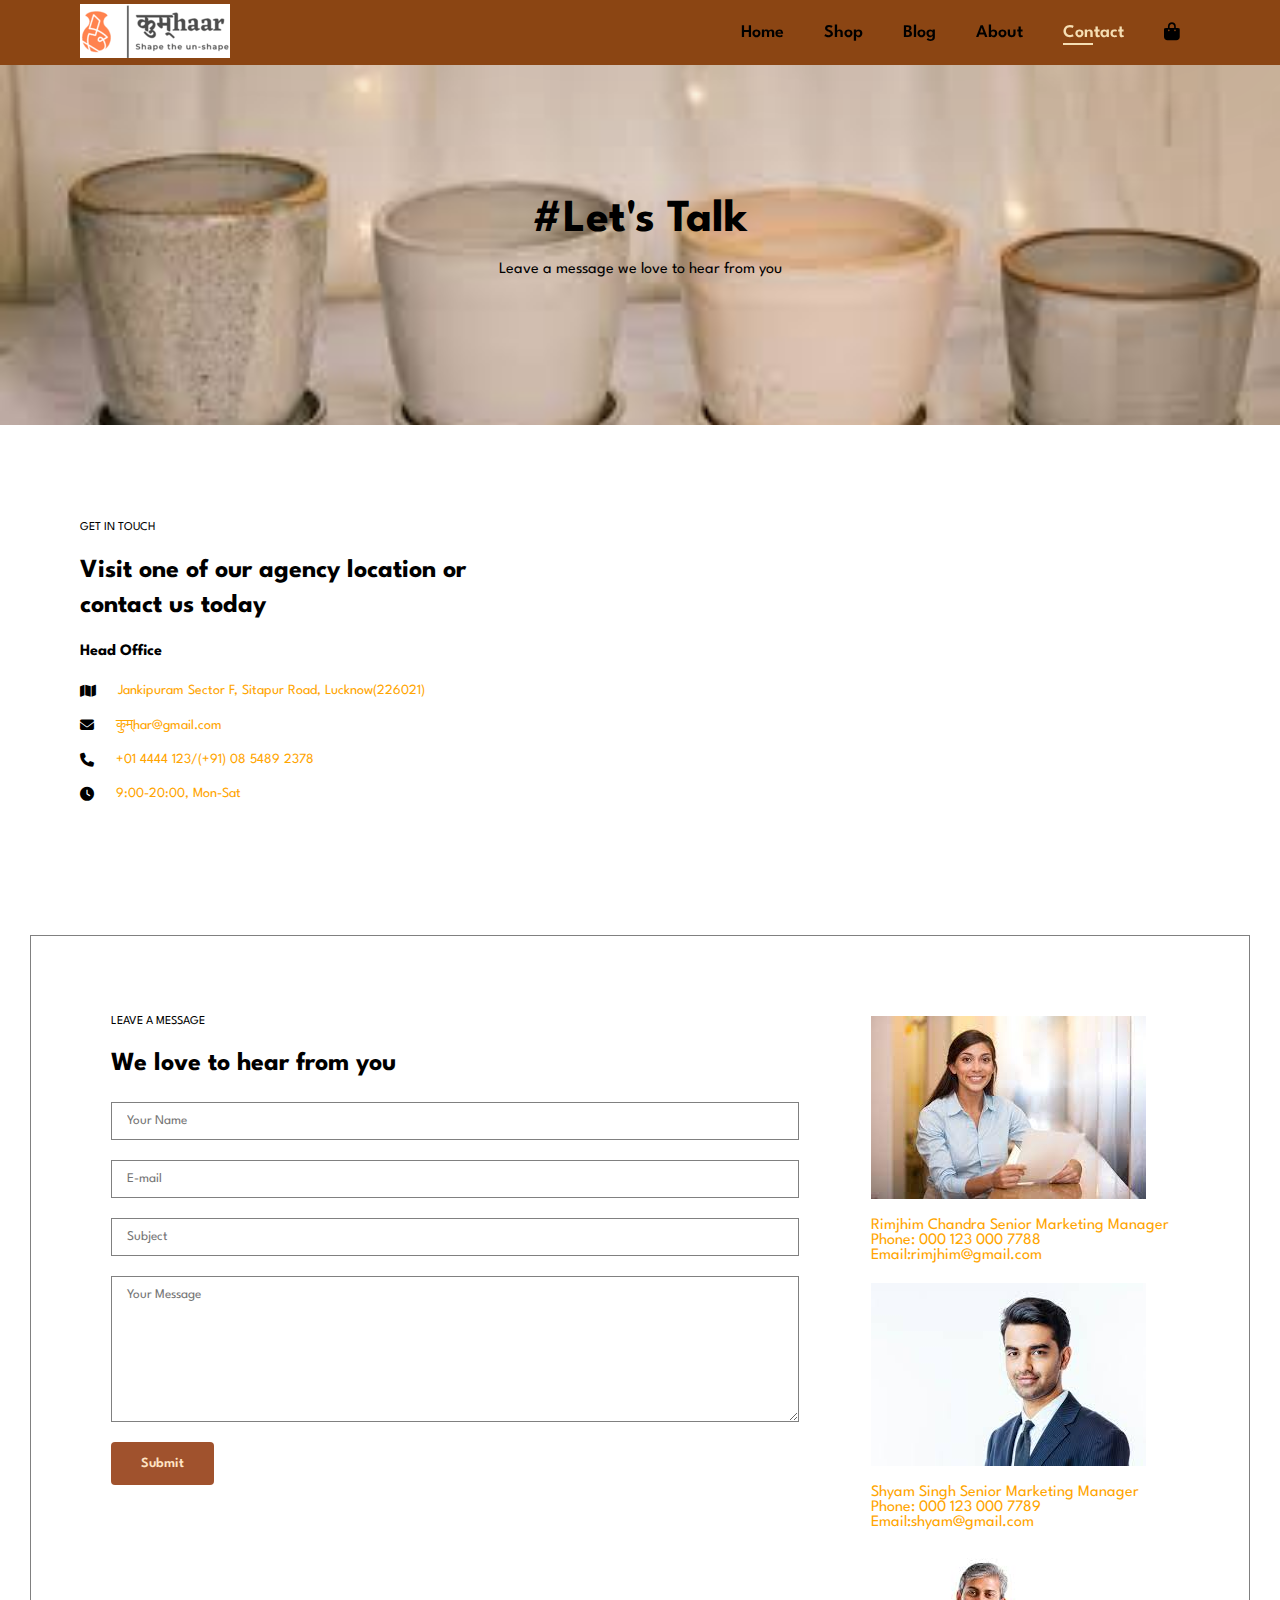
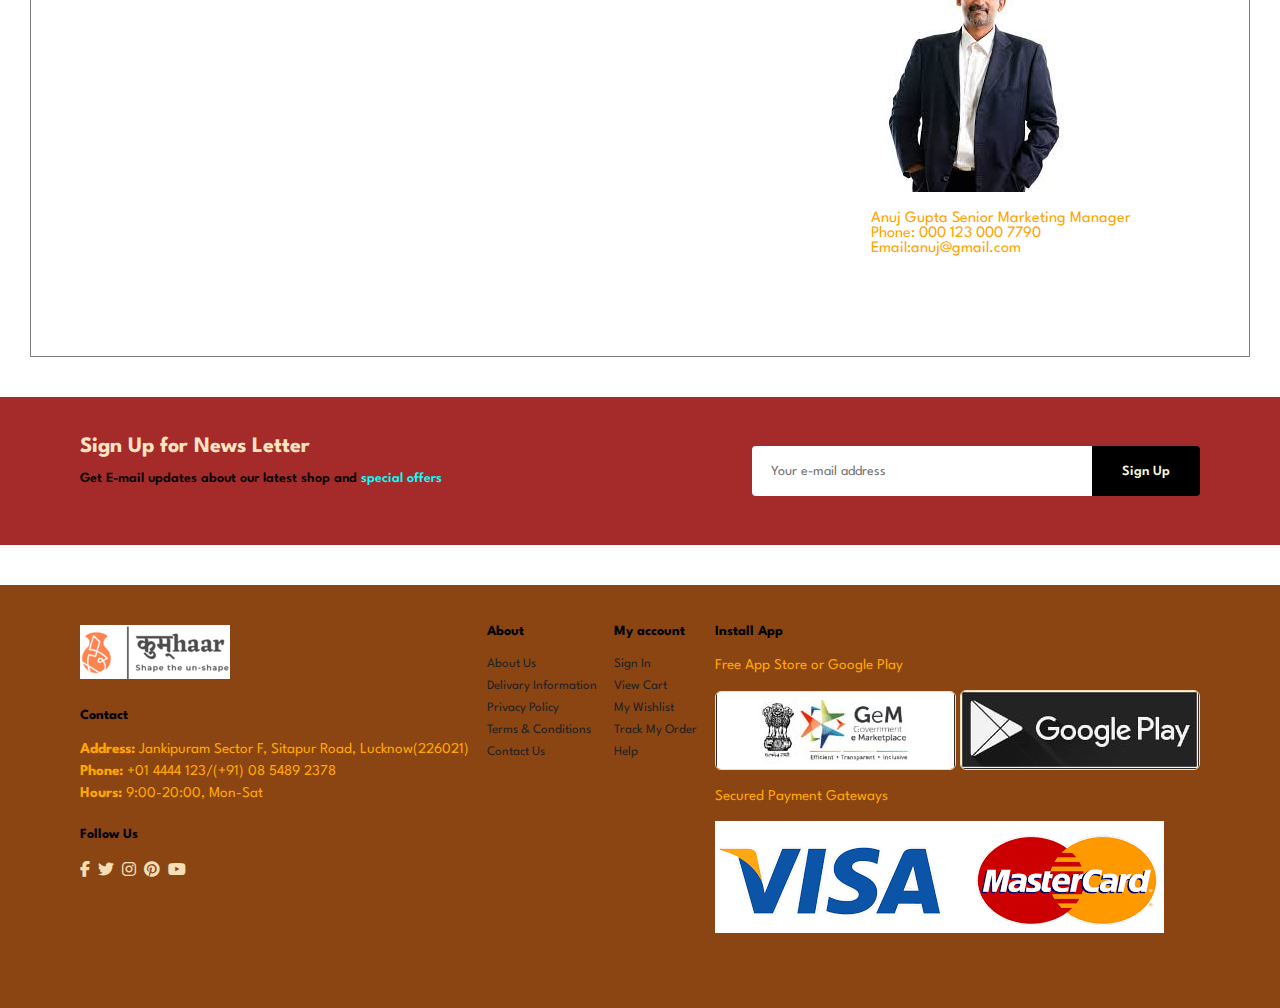
<file: contact.html>
<!DOCTYPE html>
<html lang="en">
<head>
    <meta charset="UTF-8">
    <meta http-equiv="X-UA-Compatible" content="IE=edge">
    <meta name="viewport" content="width=device-width, initial-scale=1.0">
    <title>कुम्har</title>
    <link rel="stylesheet" href="https://cdnjs.cloudflare.com/ajax/libs/font-awesome/6.3.0/css/all.min.css">
    <link rel="stylesheet" href="style.css">
</head>
<body>
    <section id="header">
        <a href="#"><img src="IMAGES/logo/logo (1).png" class="logo" alt=""></a>
        <div>
            <ul id="navbar">
                <li><a href="index.html">Home</a></li>
                <li><a href="shop.html">Shop</a></li>
                <li><a  href="blog.html">Blog</a></li>
                <li><a href="about.html">About</a></li>
                <li><a class="active" href="contact.html">Contact</a></li>
                <li><a href="cart.html"><i class="fa-solid fa-bag-shopping"></i></a></li>
            </ul>
        </div>
    </section>
    <section id="page-header" class="about-header">
        <h2>#Let's Talk</h2>
        <p>Leave a message we love to hear from you</p>
    </section>
    <section id="contact-details" class="section-p1">
        <div class="details">
            <span>GET IN TOUCH</span>
            <h2>Visit one of our agency location or contact us today</h2>
            <h3>Head Office</h3>
            <div>
                <li>
                    <i class="fas fa-map"></i>
                    <p>Jankipuram Sector F, Sitapur Road, Lucknow(226021)</p>
                </li>
                <li>
                    <i class="fa-solid fa-envelope"></i>
                    <p>कुम्har@gmail.com</p>
                </li>
                <li>
                    <i class="fa-solid fa-phone"></i>
                    <p>+01 4444 123/(+91) 08 5489 2378</p>
                </li>
                <li>
                    <i class="fas fa-clock"></i>
                    <p>9:00-20:00, Mon-Sat</p>
                </li>
            </div>
        </div>
        <div class="map">
            <iframe src="https://www.google.com/maps/embed?pb=!1m18!1m12!1m3!1d3557.659715950464!2d80.93972511478164!3d26.914292583126898!2m3!1f0!2f0!3f0!3m2!1i1024!2i768!4f13.1!3m3!1m2!1s0x3999564d2761d695%3A0xffaa6ccef8c6ddae!2sInstitute%20of%20Engineering%20and%20Technology%20(IET)!5e0!3m2!1sen!2sin!4v1679949784992!5m2!1sen!2sin" width="600" height="450" style="border:0;" allowfullscreen="" loading="lazy" referrerpolicy="no-referrer-when-downgrade"></iframe>
        </div>
    </section>
    <section id="form-details">
        <form action="">
            <span>LEAVE A MESSAGE</span>
            <h2>We love to hear from you</h2>
            <input type="text" placeholder="Your Name">
            <input type="text" placeholder="E-mail">
            <input type="text" placeholder="Subject">
            <textarea name="" id="" cols="30" rows="10" placeholder="Your Message"></textarea>
            <button class="normal">Submit</button>
        </form>
        <div class="people">
            <div>
                <img src="IMAGES/people1.jpg">
                <p><span>Rimjhim Chandra</span> Senior Marketing Manager<br> Phone: 000 123 000 7788<br> Email:rimjhim@gmail.com</p>
            </div>
            <div>
                <img src="IMAGES/people2.jpg">
                <p><span>Shyam Singh</span> Senior Marketing Manager<br> Phone: 000 123 000 7789<br> Email:shyam@gmail.com</p>
            </div>
            <div>
                <img src="IMAGES/people3.jpg">
                <p><span>Anuj Gupta</span> Senior Marketing Manager<br> Phone: 000 123 000 7790<br> Email:anuj@gmail.com</p>
            </div>
        </div>
    </section>
    <section id="newsletter" class="section-p1 section-m1">
            <div class="newstext">
                <h4>Sign Up for News Letter</h4>
                <p>Get E-mail updates about our latest shop and <span>special offers</span></p>
            </div>
            <div class="form">
                <input type="text" placeholder="Your e-mail address">
                <button class="normal">Sign Up</button>
    
            </div>
    
        </section>
    <footer class="section-p1">
        <div class="column">
            <img class="logo" src="IMAGES/logo/logo (1).png">
            <h4>Contact</h4>
            <p><strong>Address:</strong> Jankipuram Sector F, Sitapur Road, Lucknow(226021)</p>
            <p><strong>Phone:</strong> +01 4444 123/(+91) 08 5489 2378</p>
            <p><strong>Hours:</strong> 9:00-20:00, Mon-Sat</p>
            <div class="follow">
                <h4>Follow Us</h4>
                <div class="icon">
                    <i class="fa-brands fa-facebook-f"></i>
                    <i class="fab fa-twitter"></i>
                    <i class="fa-brands fa-instagram"></i>
                    <i class="fa-brands fa-pinterest"></i>
                    <i class="fa-brands fa-youtube"></i>
                </div>
            </div>
        </div>
        <div class="column">
            <h4>About</h4>
            <a href="#">About Us</a>
            <a href="#">Delivary Information</a>
            <a href="#">Privacy Policy</a>
            <a href="#">Terms & Conditions</a>
            <a href="#">Contact Us</a>
        </div>
        <div class="column">
            <h4>My account</h4>
            <a href="#">Sign In</a>
            <a href="#">View Cart</a>
            <a href="#">My Wishlist</a>
            <a href="#">Track My Order</a>
            <a href="#">Help</a>
        </div>
        <div class="column install">
            <h4>Install App</h4>
            <p>Free App Store or Google Play</p>
            <div class="row">
                <img src="IMAGES/logo/gem.jpg">
                <img src="IMAGES/logo/Google Play.jpg">
            </div>
            <p>Secured Payment Gateways</p>
            <img src="IMAGES/logo/visa.png">
        </div>
        
    </footer>
    <script src="script.js"> </script>
</body>
</html>
</file>
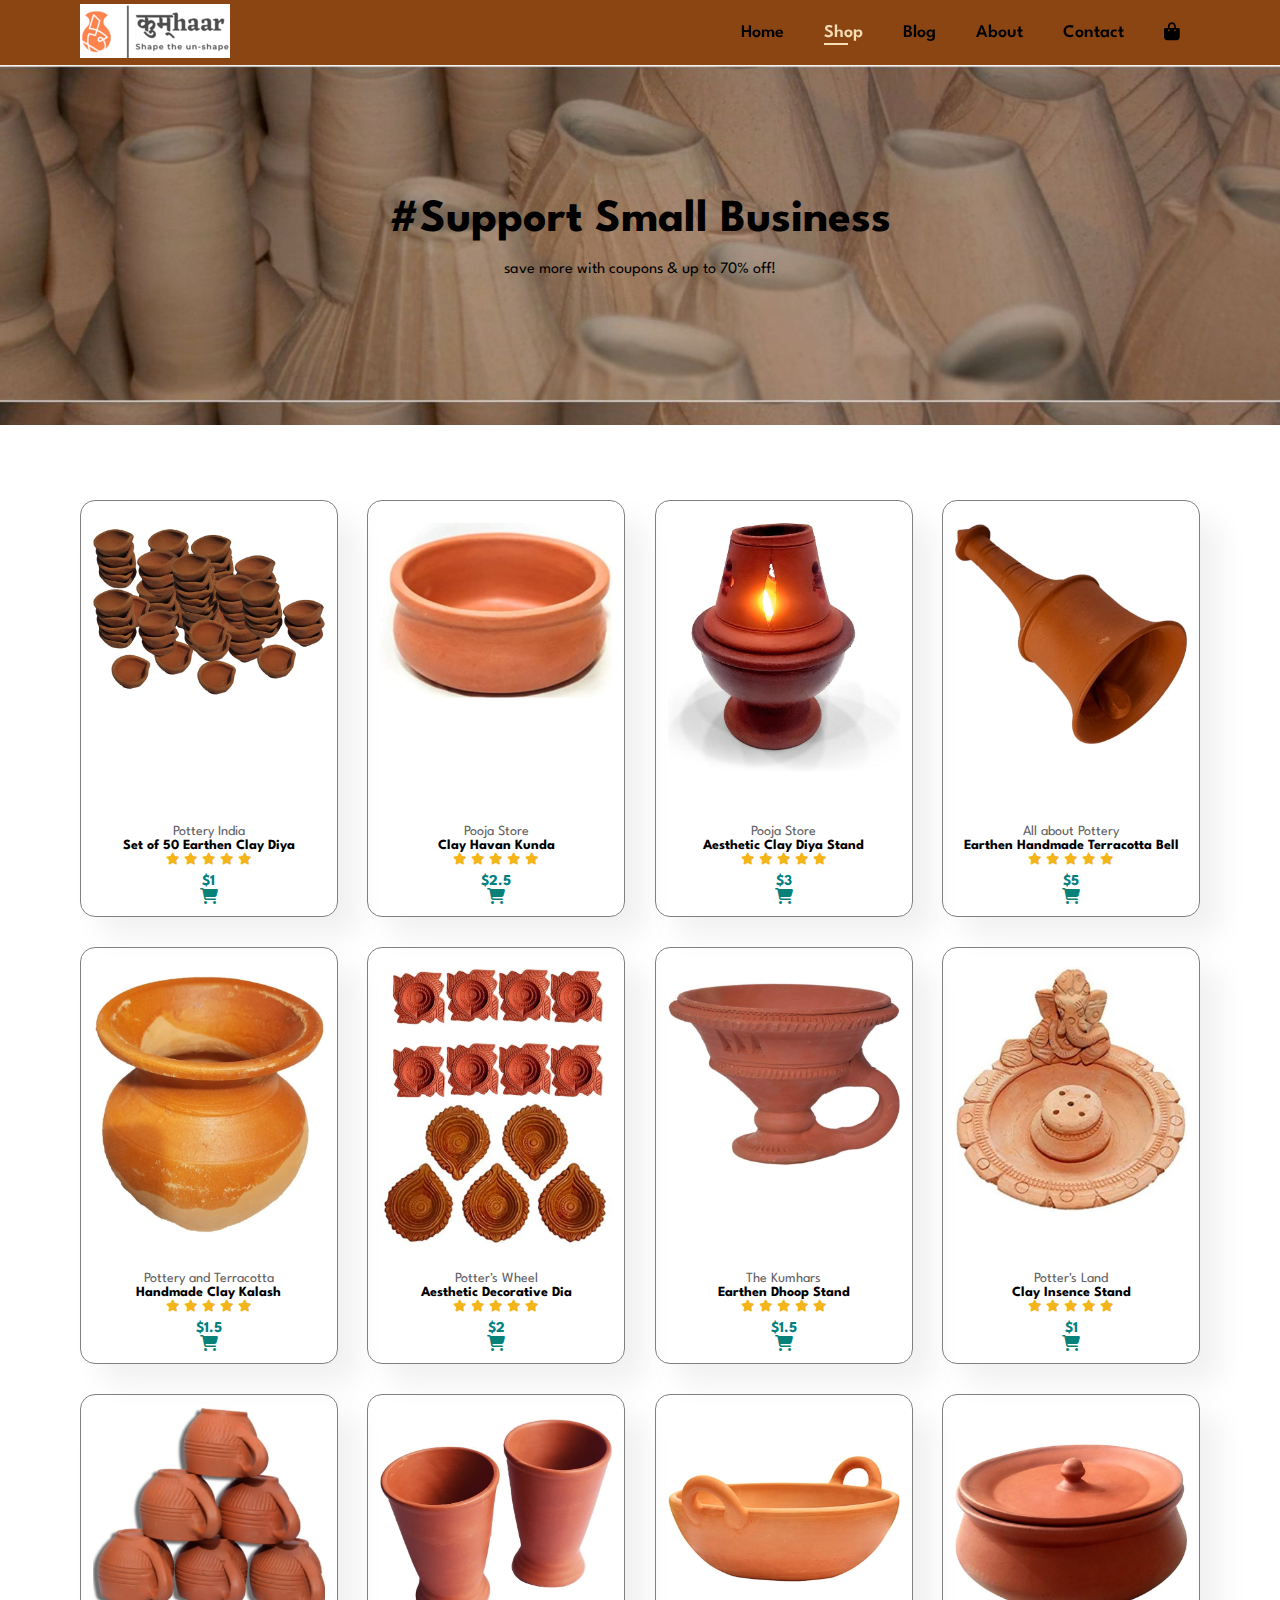
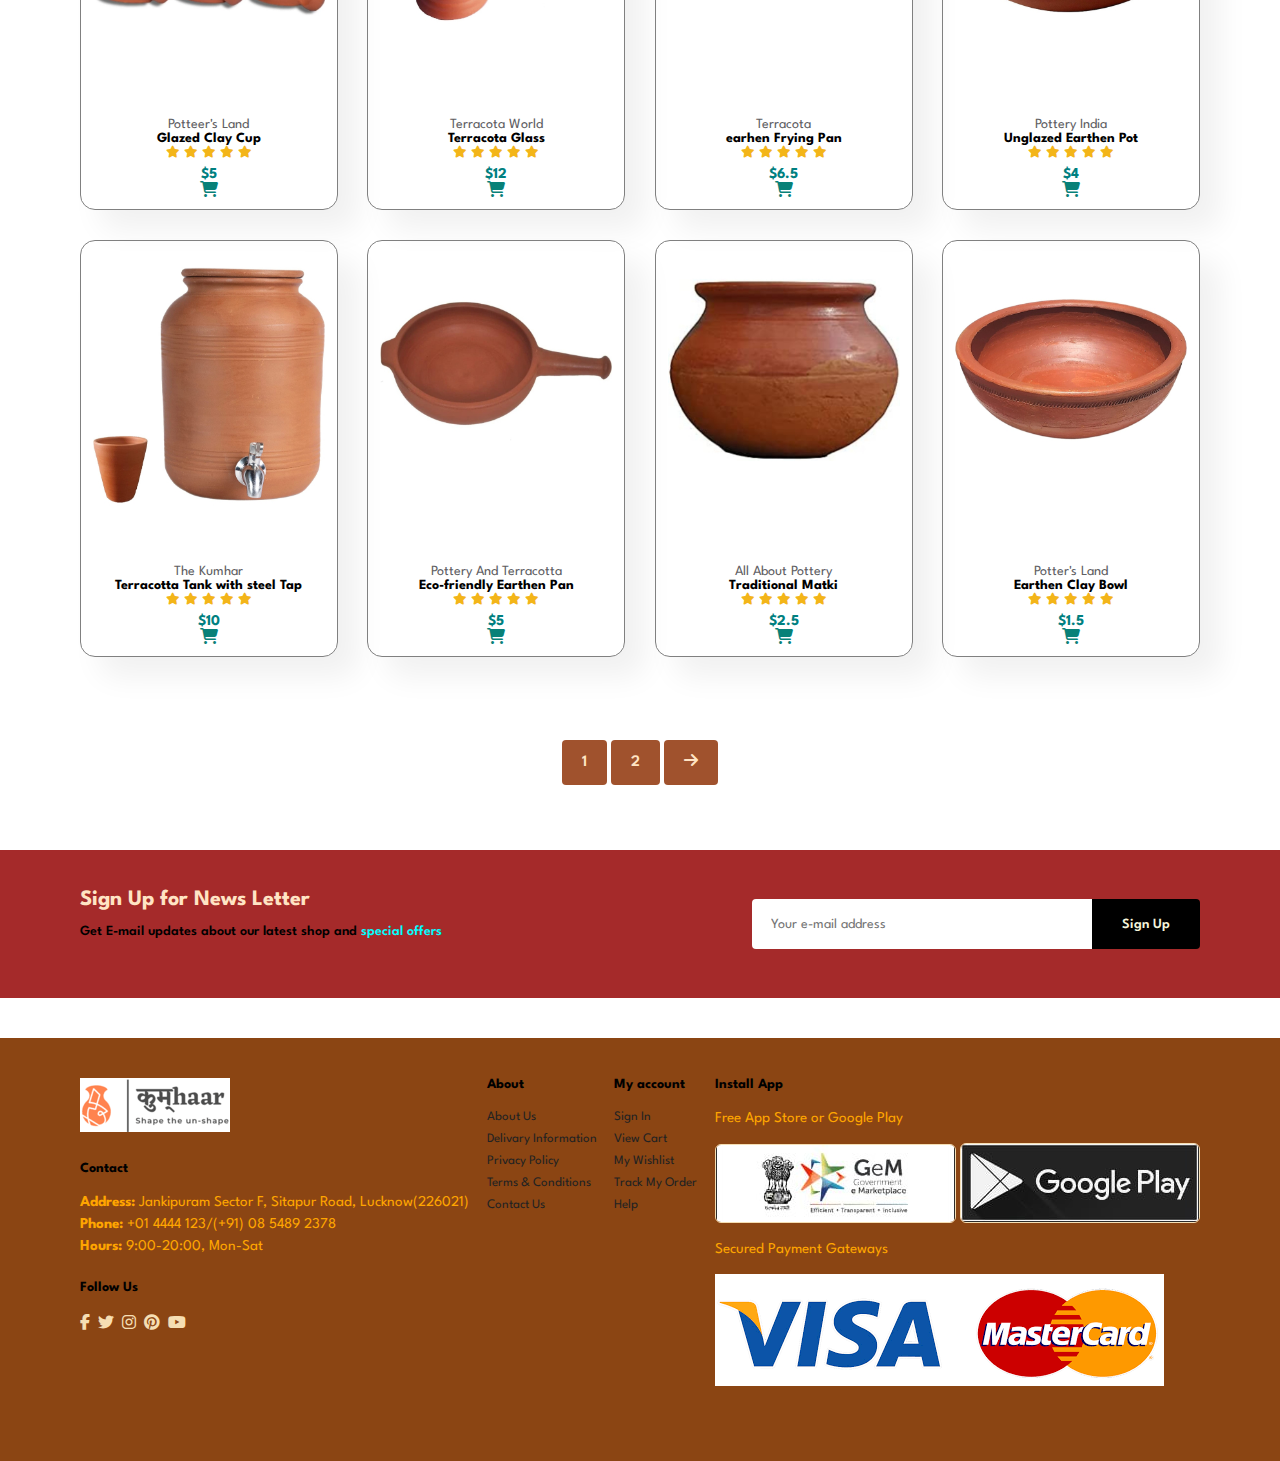
<file: shop.html>
<!DOCTYPE html>
<html lang="en">
<head>
    <meta charset="UTF-8">
    <meta http-equiv="X-UA-Compatible" content="IE=edge">
    <meta name="viewport" content="width=device-width, initial-scale=1.0">
    <title>कुम्har</title>
    <link rel="stylesheet" href="https://cdnjs.cloudflare.com/ajax/libs/font-awesome/6.3.0/css/all.min.css">
    <link rel="stylesheet" href="style.css">
</head>
<body>
    <section id="header">
        <a href="#"><img src="IMAGES/logo/logo (1).png" class="logo" alt=""></a>
        <div>
            <ul id="navbar">
                <li><a href="index.html">Home</a></li>
                <li><a class="active" href="shop.html">Shop</a></li>
                <li><a href="blog.html">Blog</a></li>
                <li><a href="about.html">About</a></li>
                <li><a href="contact.html">Contact</a></li>
                <li><a href="cart.html"><i class="fa-solid fa-bag-shopping"></i></a></li>
            </ul>
        </div>
    </section>
    <section id="page-header">
        <h2>#Support Small Business</h2>
        <p>save more with coupons & up to 70% off!</p>
    </section>
    <section id="product1" class="section-p1">
        <div class="pro-container">
            <div class="pro" onclick="window.location.href='sproduct.html';">
                <img src="IMAGES/Diya.jpg" alt="">
                <div class="des">
                    <span>Pottery India</span>
                    <h5>Set of 50 Earthen Clay Diya</h5>
                    <div class="star">
                        <i class="fas fa-star"></i>
                        <i class="fas fa-star"></i>
                        <i class="fas fa-star"></i>
                        <i class="fas fa-star"></i>
                        <i class="fas fa-star"></i>
                    </div>
                    <h4>$1</h4>
                </div>
                <a href="#"><i class="fa-solid fa-cart-shopping"></i></a>
            </div>
            <div class="pro" onclick="window.location.href='sproduct1.html';">
                <img src="IMAGES/Havan Kund.jpg" alt="">
                <div class="des">
                    <span>Pooja Store</span>
                    <h5>Clay Havan Kunda</h5>
                    <div class="star">
                        <i class="fas fa-star"></i>
                        <i class="fas fa-star"></i>
                        <i class="fas fa-star"></i>
                        <i class="fas fa-star"></i>
                        <i class="fas fa-star"></i>
                    </div>
                    <h4>$2.5</h4>
                </div>
                <a href="#"><i class="fa-solid fa-cart-shopping"></i></a>
            </div>
            <div class="pro" onclick="window.location.href='sproduct2.html';">
                <img src="IMAGES/Diya Stand.jpg" alt="">
                <div class="des">
                    <span>Pooja Store</span>
                    <h5>Aesthetic Clay Diya Stand</h5>
                    <div class="star">
                        <i class="fas fa-star"></i>
                        <i class="fas fa-star"></i>
                        <i class="fas fa-star"></i>
                        <i class="fas fa-star"></i>
                        <i class="fas fa-star"></i>
                    </div>
                    <h4>$3</h4>
                </div>
                <a href="#"><i class="fa-solid fa-cart-shopping"></i></a>
            </div>
            <div class="pro" onclick="window.location.href='sproduct3.html';">
                <img src="IMAGES/bell.jpg" alt="">
                <div class="des">
                    <span>All about Pottery</span>
                    <h5>Earthen Handmade Terracotta Bell</h5>
                    <div class="star">
                        <i class="fas fa-star"></i>
                        <i class="fas fa-star"></i>
                        <i class="fas fa-star"></i>
                        <i class="fas fa-star"></i>
                        <i class="fas fa-star"></i>
                    </div>
                    <h4>$5</h4>
                </div>
                <a href="#"><i class="fa-solid fa-cart-shopping"></i></a>
            </div>
            <div class="pro" onclick="window.location.href='sproduct4.html';">
                <img src="IMAGES/Kalash.jpg" alt="">
                <div class="des">
                    <span>Pottery and Terracotta</span>
                    <h5>Handmade Clay Kalash</h5>
                    <div class="star">
                        <i class="fas fa-star"></i>
                        <i class="fas fa-star"></i>
                        <i class="fas fa-star"></i>
                        <i class="fas fa-star"></i>
                        <i class="fas fa-star"></i>
                    </div>
                    <h4>$1.5</h4>
                </div>
                <a href="#"><i class="fa-solid fa-cart-shopping"></i></a>
            </div>
            <div class="pro" onclick="window.location.href='sproduct5.html';">
                <img src="IMAGES/dec-dia.jpg" alt="">
                <div class="des">
                    <span>Potter's Wheel</span>
                    <h5>Aesthetic Decorative Dia</h5>
                    <div class="star">
                        <i class="fas fa-star"></i>
                        <i class="fas fa-star"></i>
                        <i class="fas fa-star"></i>
                        <i class="fas fa-star"></i>
                        <i class="fas fa-star"></i>
                    </div>
                    <h4>$2</h4>
                </div>
                <a href="#"><i class="fa-solid fa-cart-shopping"></i></a>
            </div>
            <div class="pro" onclick="window.location.href='sproduct6.html';">
                <img src="IMAGES/Dhoop Dun.jpg" alt="">
                <div class="des">
                    <span>The Kumhars</span>
                    <h5>Earthen Dhoop Stand</h5>
                    <div class="star">
                        <i class="fas fa-star"></i>
                        <i class="fas fa-star"></i>
                        <i class="fas fa-star"></i>
                        <i class="fas fa-star"></i>
                        <i class="fas fa-star"></i>
                    </div>
                    <h4>$1.5</h4>
                </div>
                <a href="#"><i class="fa-solid fa-cart-shopping"></i></a>
            </div>
            <div class="pro" onclick="window.location.href='sproduct7.html';">
                <img src="IMAGES/stand.jpg" alt="">
                <div class="des">
                    <span>Potter's Land</span>
                    <h5>Clay Insence Stand</h5>
                    <div class="star">
                        <i class="fas fa-star"></i>
                        <i class="fas fa-star"></i>
                        <i class="fas fa-star"></i>
                        <i class="fas fa-star"></i>
                        <i class="fas fa-star"></i>
                    </div>
                    <h4>$1</h4>
                </div>
                <a href="#"><i class="fa-solid fa-cart-shopping"></i></a>
            </div>
            <div class="pro" onclick="window.location.href='sproduct8.html';">
                <img src="IMAGES/cup.jpg" alt="">
                <div class="des">
                    <span>Potteer's Land</span>
                    <h5>Glazed Clay Cup</h5>
                    <div class="star">
                        <i class="fas fa-star"></i>
                        <i class="fas fa-star"></i>
                        <i class="fas fa-star"></i>
                        <i class="fas fa-star"></i>
                        <i class="fas fa-star"></i>
                    </div>
                    <h4>$5</h4>
                </div>
                <a href="#"><i class="fa-solid fa-cart-shopping"></i></a>
            </div>
            <div class="pro" onclick="window.location.href='sproduct9.html';">
                <img src="IMAGES/glass.jpg" alt="">
                <div class="des">
                    <span>Terracota World</span>
                    <h5>Terracota Glass</h5>
                    <div class="star">
                        <i class="fas fa-star"></i>
                        <i class="fas fa-star"></i>
                        <i class="fas fa-star"></i>
                        <i class="fas fa-star"></i>
                        <i class="fas fa-star"></i>
                    </div>
                    <h4>$12</h4>
                </div>
                <a href="#"><i class="fa-solid fa-cart-shopping"></i></a>
            </div>
            <div class="pro" onclick="window.location.href='sproduct10.html';">
                <img src="IMAGES/karai.jpg" alt="">
                <div class="des">
                    <span>Terracota</span>
                    <h5>earhen Frying Pan</h5>
                    <div class="star">
                        <i class="fas fa-star"></i>
                        <i class="fas fa-star"></i>
                        <i class="fas fa-star"></i>
                        <i class="fas fa-star"></i>
                        <i class="fas fa-star"></i>
                    </div>
                    <h4>$6.5</h4>
                </div>
                <a href="#"><i class="fa-solid fa-cart-shopping"></i></a>
            </div>
            <div class="pro" onclick="window.location.href='sproduct11.html';">
                <img src="IMAGES/pot.jpg" alt="">
                <div class="des">
                    <span>Pottery India</span>
                    <h5>Unglazed Earthen Pot</h5>
                    <div class="star">
                        <i class="fas fa-star"></i>
                        <i class="fas fa-star"></i>
                        <i class="fas fa-star"></i>
                        <i class="fas fa-star"></i>
                        <i class="fas fa-star"></i>
                    </div>
                    <h4>$4</h4>
                </div>
                <a href="#"><i class="fa-solid fa-cart-shopping"></i></a>
            </div>
            <div class="pro" onclick="window.location.href='sproduct12.html';">
                <img src="IMAGES/tank.jpg" alt="">
                <div class="des">
                    <span>The Kumhar</span>
                    <h5>Terracotta Tank with steel Tap</h5>
                    <div class="star">
                        <i class="fas fa-star"></i>
                        <i class="fas fa-star"></i>
                        <i class="fas fa-star"></i>
                        <i class="fas fa-star"></i>
                        <i class="fas fa-star"></i>
                    </div>
                    <h4>$10</h4>
                </div>
                <a href="#"><i class="fa-solid fa-cart-shopping"></i></a>
            </div>
            <div class="pro" onclick="window.location.href='sproduct13.html';">
                <img src="IMAGES/tava.jpg" alt="">
                <div class="des">
                    <span>Pottery And Terracotta</span>
                    <h5>Eco-friendly Earthen Pan</h5>
                    <div class="star">
                        <i class="fas fa-star"></i>
                        <i class="fas fa-star"></i>
                        <i class="fas fa-star"></i>
                        <i class="fas fa-star"></i>
                        <i class="fas fa-star"></i>
                    </div>
                    <h4>$5</h4>
                </div>
                <a href="#"><i class="fa-solid fa-cart-shopping"></i></a>
            </div>
            <div class="pro" onclick="window.location.href='sproduct14.html';">
                <img src="IMAGES/matki.jpg" alt="">
                <div class="des">
                    <span>All About Pottery</span>
                    <h5>Traditional Matki</h5>
                    <div class="star">
                        <i class="fas fa-star"></i>
                        <i class="fas fa-star"></i>
                        <i class="fas fa-star"></i>
                        <i class="fas fa-star"></i>
                        <i class="fas fa-star"></i>
                    </div>
                    <h4>$2.5</h4>
                </div>
                <a href="#"><i class="fa-solid fa-cart-shopping"></i></a>
            </div>
            <div class="pro" onclick="window.location.href='sproduct15.html';">
                <img src="IMAGES/bowl.jpg" alt="">
                <div class="des">
                    <span>Potter's Land</span>
                    <h5>Earthen Clay Bowl</h5>
                    <div class="star">
                        <i class="fas fa-star"></i>
                        <i class="fas fa-star"></i>
                        <i class="fas fa-star"></i>
                        <i class="fas fa-star"></i>
                        <i class="fas fa-star"></i>
                    </div>
                    <h4>$1.5</h4>
                </div>
                <a href="#"><i class="fa-solid fa-cart-shopping"></i></a>
            </div>
        </div>
    </section>
    <section id="pagination" class="section-p1">
        <a href="#">1</a>
        <a href="#">2</a>
        <a href="#"><i class="fa-solid fa-arrow-right"></i></a>
    </section>
    <section id="newsletter" class="section-p1 section-m1">
        <div class="newstext">
            <h4>Sign Up for News Letter</h4>
            <p>Get E-mail updates about our latest shop and <span>special offers</span></p>
        </div>
        <div class="form">
            <input type="text" placeholder="Your e-mail address">
            <button class="normal">Sign Up</button>

        </div>

    </section>
    <footer class="section-p1">
        <div class="column">
            <img class="logo" src="IMAGES/logo/logo (1).png">
            <h4>Contact</h4>
            <p><strong>Address:</strong> Jankipuram Sector F, Sitapur Road, Lucknow(226021)</p>
            <p><strong>Phone:</strong> +01 4444 123/(+91) 08 5489 2378</p>
            <p><strong>Hours:</strong> 9:00-20:00, Mon-Sat</p>
            <div class="follow">
                <h4>Follow Us</h4>
                <div class="icon">
                    <i class="fa-brands fa-facebook-f"></i>
                    <i class="fab fa-twitter"></i>
                    <i class="fa-brands fa-instagram"></i>
                    <i class="fa-brands fa-pinterest"></i>
                    <i class="fa-brands fa-youtube"></i>
                </div>
            </div>
        </div>
        <div class="column">
            <h4>About</h4>
            <a href="#">About Us</a>
            <a href="#">Delivary Information</a>
            <a href="#">Privacy Policy</a>
            <a href="#">Terms & Conditions</a>
            <a href="#">Contact Us</a>
        </div>
        <div class="column">
            <h4>My account</h4>
            <a href="#">Sign In</a>
            <a href="#">View Cart</a>
            <a href="#">My Wishlist</a>
            <a href="#">Track My Order</a>
            <a href="#">Help</a>
        </div>
        <div class="column install">
            <h4>Install App</h4>
            <p>Free App Store or Google Play</p>
            <div class="row">
                <img src="IMAGES/logo/gem.jpg">
                <img src="IMAGES/logo/Google Play.jpg">
            </div>
            <p>Secured Payment Gateways</p>
            <img src="IMAGES/logo/visa.png">
        </div>
        
    </footer>
    <script src="script.js"> </script>
</body>
</html>
</file>
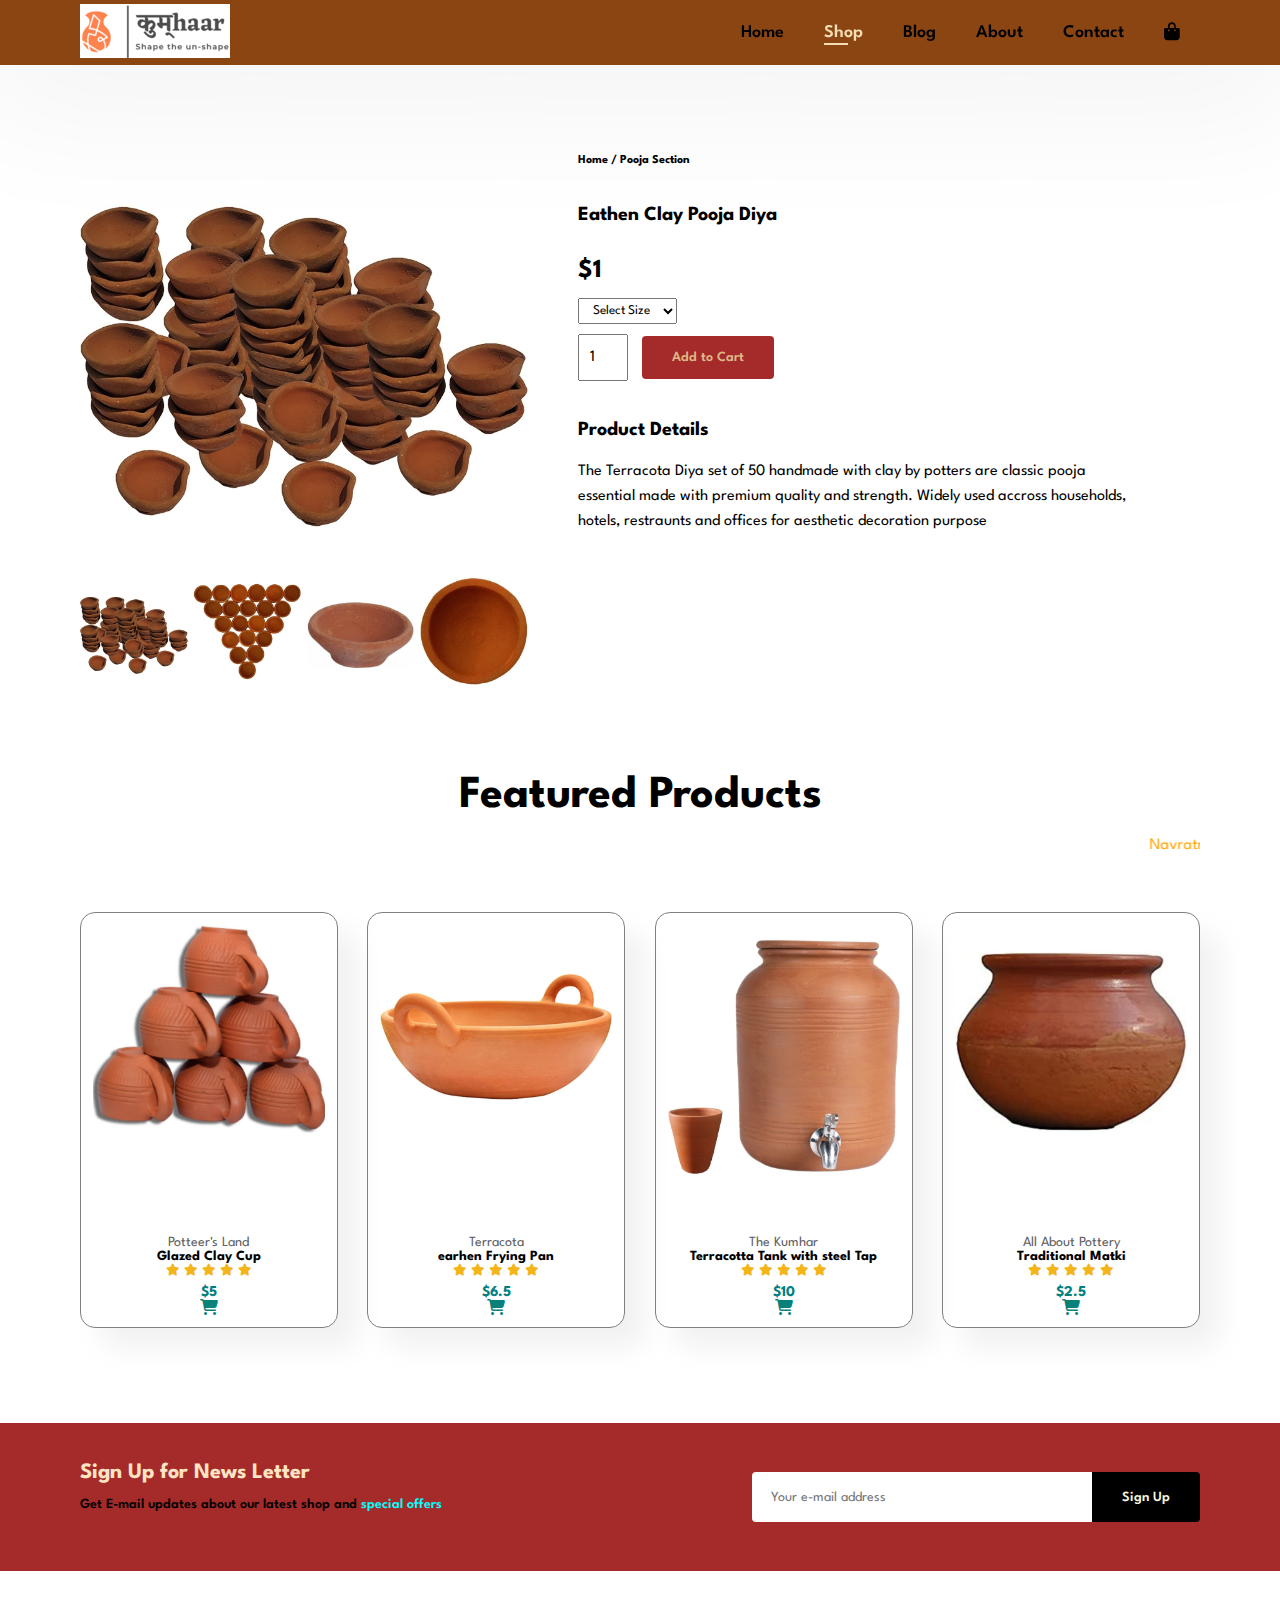
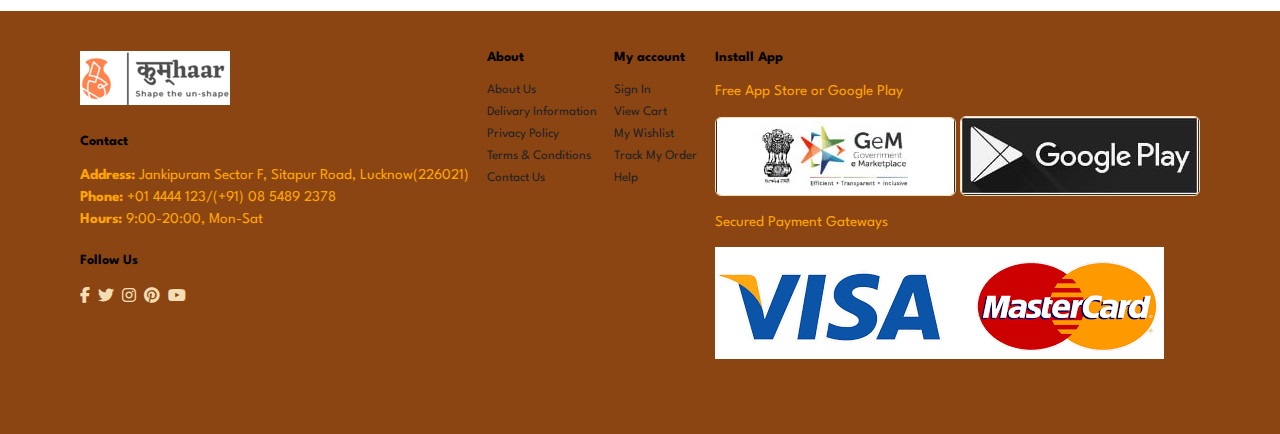
<file: sproduct.html>
<!DOCTYPE html>
<html lang="en">
<head>
    <meta charset="UTF-8">
    <meta http-equiv="X-UA-Compatible" content="IE=edge">
    <meta name="viewport" content="width=device-width, initial-scale=1.0">
    <title>कुम्har</title>
    <link rel="stylesheet" href="https://cdnjs.cloudflare.com/ajax/libs/font-awesome/6.3.0/css/all.min.css">
    <link rel="stylesheet" href="style.css">
</head>
<body>
    <section id="header">
        <a href="#"><img src="IMAGES/logo/logo (1).png" class="logo" alt=""></a>
        <div>
            <ul id="navbar">
                <li><a href="index.html">Home</a></li>
                <li><a class="active" href="shop.html">Shop</a></li>
                <li><a href="blog.html">Blog</a></li>
                <li><a href="about.html">About</a></li>
                <li><a href="contact.html">Contact</a></li>
                <li><a href="cart.html"><i class="fa-solid fa-bag-shopping"></i></a></li>
            </ul>
        </div>
    </section>
    <section id="prodetails" class="section-p1">
        <div class="single-pro-image">
            <img src="IMAGES/Diya.1.jpg" width="100%" id="mainimg">
            <div class="small-img-group">
                <div class="small-img-col">
                    <img src="IMAGES/Diya.1.jpg" width="100%" class="small-img">
                </div> 
                <div class="small-img-col">
                    <img src="IMAGES/diya.2.jpg" width="100%" class="small-img">
                </div> 
                <div class="small-img-col">
                    <img src="IMAGES/diya.3.jpg" width="100%" class="small-img">
                </div> 
                <div class="small-img-col">
                    <img src="IMAGES/diya.4.jpg" width="100%" class="small-img">
                </div>
    
            </div>
        </div>
        <div class="single-pro-details">
            <h6>Home / Pooja Section</h6>
            <h4>Eathen Clay Pooja Diya</h4>
            <h2>$1</h2>
            <select>
                <option>Select Size</option>
                <option>Small</option>
                <option>Medium</option>
                <option>Large</option>
            </select>
            <input type="number" value="1">
            <button class="normal">Add to Cart</button>
            <h4>Product Details</h4>
            <span>The Terracota Diya set of 50 handmade with clay by potters are classic pooja essential made with premium quality and strength. Widely used accross households, hotels, restraunts and offices for aesthetic decoration purpose</span>
        </div>
    </section>
    <section id="product1" class="section-p1">
        <h2>Featured Products</h2>
        <marquee><p>Navratri Collection New Design</p></marquee>
        <div class="pro-container">
            <div class="pro">
                <img src="IMAGES/cup.jpg" alt="">
                <div class="des">
                    <span>Potteer's Land</span>
                    <h5>Glazed Clay Cup</h5>
                    <div class="star">
                        <i class="fas fa-star"></i>
                        <i class="fas fa-star"></i>
                        <i class="fas fa-star"></i>
                        <i class="fas fa-star"></i>
                        <i class="fas fa-star"></i>
                    </div>
                    <h4>$5</h4>
                </div>
                <a href="#"><i class="fa-solid fa-cart-shopping"></i></a>
            </div>
            <div class="pro">
                <img src="IMAGES/karai.jpg" alt="">
                <div class="des">
                    <span>Terracota</span>
                    <h5>earhen Frying Pan</h5>
                    <div class="star">
                        <i class="fas fa-star"></i>
                        <i class="fas fa-star"></i>
                        <i class="fas fa-star"></i>
                        <i class="fas fa-star"></i>
                        <i class="fas fa-star"></i>
                    </div>
                    <h4>$6.5</h4>
                </div>
                <a href="#"><i class="fa-solid fa-cart-shopping"></i></a>
            </div>
            <div class="pro">
                <img src="IMAGES/tank.jpg" alt="">
                <div class="des">
                    <span>The Kumhar</span>
                    <h5>Terracotta Tank with steel Tap</h5>
                    <div class="star">
                        <i class="fas fa-star"></i>
                        <i class="fas fa-star"></i>
                        <i class="fas fa-star"></i>
                        <i class="fas fa-star"></i>
                        <i class="fas fa-star"></i>
                    </div>
                    <h4>$10</h4>
                </div>
                <a href="#"><i class="fa-solid fa-cart-shopping"></i></a>
            </div>
            <div class="pro">
                <img src="IMAGES/matki.jpg" alt="">
                <div class="des">
                    <span>All About Pottery</span>
                    <h5>Traditional Matki</h5>
                    <div class="star">
                        <i class="fas fa-star"></i>
                        <i class="fas fa-star"></i>
                        <i class="fas fa-star"></i>
                        <i class="fas fa-star"></i>
                        <i class="fas fa-star"></i>
                    </div>
                    <h4>$2.5</h4>
                </div>
                <a href="#"><i class="fa-solid fa-cart-shopping"></i></a>
            </div>
        </div>
    </section>
    <section id="newsletter" class="section-p1 section-m1">
        <div class="newstext">
            <h4>Sign Up for News Letter</h4>
            <p>Get E-mail updates about our latest shop and <span>special offers</span></p>
        </div>
        <div class="form">
            <input type="text" placeholder="Your e-mail address">
            <button class="normal">Sign Up</button>

        </div>

    </section>
    <footer class="section-p1">
        <div class="column">
            <img class="logo" src="IMAGES/logo/logo (1).png">
            <h4>Contact</h4>
            <p><strong>Address:</strong> Jankipuram Sector F, Sitapur Road, Lucknow(226021)</p>
            <p><strong>Phone:</strong> +01 4444 123/(+91) 08 5489 2378</p>
            <p><strong>Hours:</strong> 9:00-20:00, Mon-Sat</p>
            <div class="follow">
                <h4>Follow Us</h4>
                <div class="icon">
                    <i class="fa-brands fa-facebook-f"></i>
                    <i class="fab fa-twitter"></i>
                    <i class="fa-brands fa-instagram"></i>
                    <i class="fa-brands fa-pinterest"></i>
                    <i class="fa-brands fa-youtube"></i>
                </div>
            </div>
        </div>
        <div class="column">
            <h4>About</h4>
            <a href="#">About Us</a>
            <a href="#">Delivary Information</a>
            <a href="#">Privacy Policy</a>
            <a href="#">Terms & Conditions</a>
            <a href="#">Contact Us</a>
        </div>
        <div class="column">
            <h4>My account</h4>
            <a href="#">Sign In</a>
            <a href="#">View Cart</a>
            <a href="#">My Wishlist</a>
            <a href="#">Track My Order</a>
            <a href="#">Help</a>
        </div>
        <div class="column install">
            <h4>Install App</h4>
            <p>Free App Store or Google Play</p>
            <div class="row">
                <img src="IMAGES/logo/gem.jpg">
                <img src="IMAGES/logo/Google Play.jpg">
            </div>
            <p>Secured Payment Gateways</p>
            <img src="IMAGES/logo/visa.png">
        </div>
        
    </footer>
    <script>
        var MainImg = document.getElementById("mainimg");
        var smallimg = document.getElementsByClassName("small-img");
        smallimg[0].onclick = function(){
            MainImg.src = smallimg[0].src;
        }
        smallimg[1].onclick = function(){
            MainImg.src = smallimg[1].src;
        }
        smallimg[2].onclick = function(){
            MainImg.src = smallimg[2].src;
        }
        smallimg[3].onclick = function(){
            MainImg.src = smallimg[3].src;
        }
    </script>
    <script src="script.js"> </script>
    
</body>
</html>
</file>
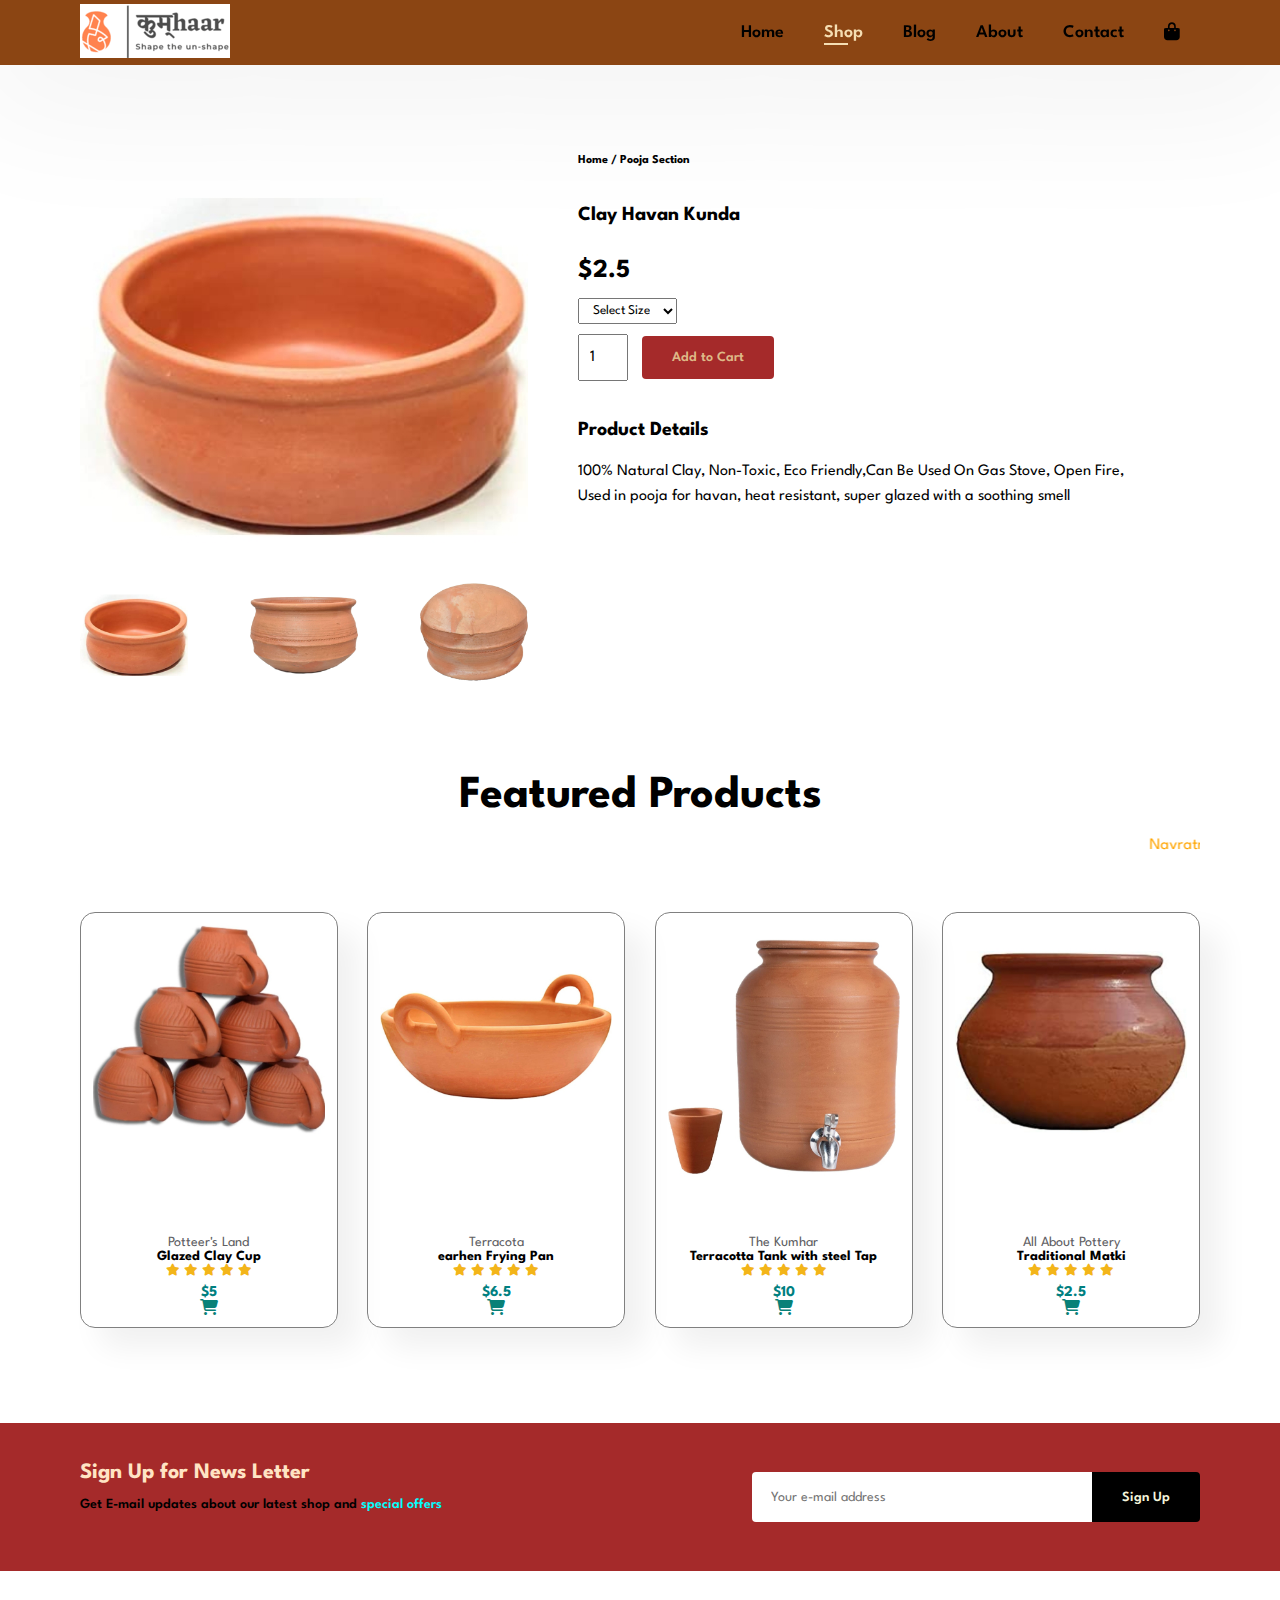
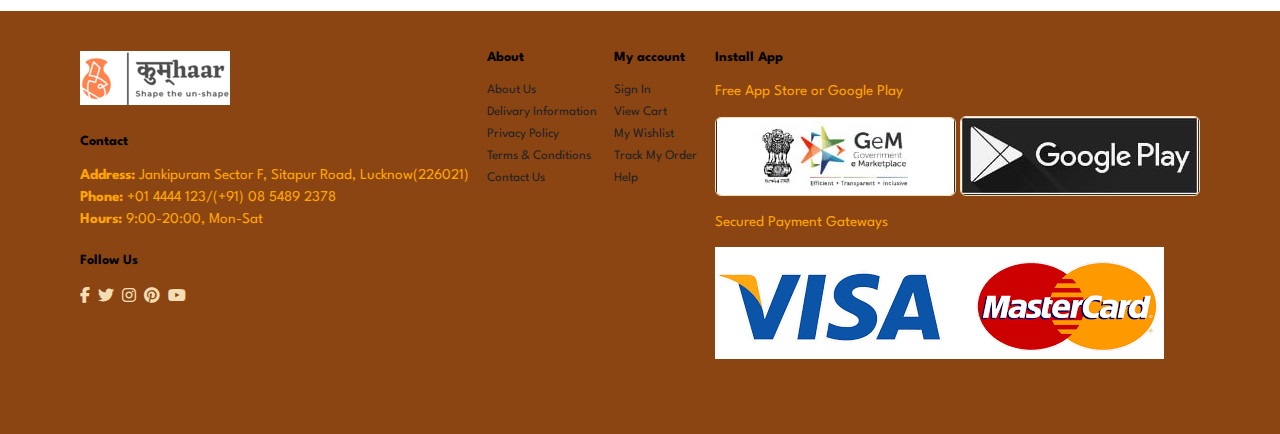
<file: sproduct1.html>
<!DOCTYPE html>
<html lang="en">
<head>
    <meta charset="UTF-8">
    <meta http-equiv="X-UA-Compatible" content="IE=edge">
    <meta name="viewport" content="width=device-width, initial-scale=1.0">
    <title>कुम्har</title>
    <link rel="stylesheet" href="https://cdnjs.cloudflare.com/ajax/libs/font-awesome/6.3.0/css/all.min.css">
    <link rel="stylesheet" href="style.css">
</head>
<body>
    <section id="header">
        <a href="#"><img src="IMAGES/logo/logo (1).png" class="logo" alt=""></a>
        <div>
            <ul id="navbar">
                <li><a href="index.html">Home</a></li>
                <li><a class="active" href="shop.html">Shop</a></li>
                <li><a href="blog.html">Blog</a></li>
                <li><a href="about.html">About</a></li>
                <li><a href="contact.html">Contact</a></li>
                <li><a href="cart.html"><i class="fa-solid fa-bag-shopping"></i></a></li>
            </ul>
        </div>
    </section>
    <section id="prodetails" class="section-p1">
        <div class="single-pro-image">
            <img src="IMAGES/havankunda1.jpg" width="100%" id="mainimg">
            <div class="small-img-group">
                <div class="small-img-col">
                    <img src="IMAGES/havankunda1.jpg" width="100%" class="small-img">
                </div> 
                <div class="small-img-col">
                    <img src="IMAGES/havankunda2.jpg" width="100%" class="small-img">
                </div> 
                <div class="small-img-col">
                    <img src="IMAGES/havankunda3.jpg" width="100%" class="small-img">
                </div> 
    
            </div>
        </div>
        <div class="single-pro-details">
            <h6>Home / Pooja Section</h6>
            <h4>Clay Havan Kunda</h4>
            <h2>$2.5</h2>
            <select>
                <option>Select Size</option>
                <option>Small</option>
                <option>Medium</option>
                <option>Large</option>
            </select>
            <input type="number" value="1">
            <button class="normal">Add to Cart</button>
            <h4>Product Details</h4>
            <span>100% Natural Clay, Non-Toxic, Eco Friendly,Can Be Used On Gas Stove, Open Fire, Used in pooja for havan, heat resistant, super glazed with a soothing smell</span>
        </div>
    </section>
    <section id="product1" class="section-p1">
        <h2>Featured Products</h2>
        <marquee><p>Navratri Collection New Design</p></marquee>
        <div class="pro-container">
            <div class="pro">
                <img src="IMAGES/cup.jpg" alt="">
                <div class="des">
                    <span>Potteer's Land</span>
                    <h5>Glazed Clay Cup</h5>
                    <div class="star">
                        <i class="fas fa-star"></i>
                        <i class="fas fa-star"></i>
                        <i class="fas fa-star"></i>
                        <i class="fas fa-star"></i>
                        <i class="fas fa-star"></i>
                    </div>
                    <h4>$5</h4>
                </div>
                <a href="#"><i class="fa-solid fa-cart-shopping"></i></a>
            </div>
            <div class="pro">
                <img src="IMAGES/karai.jpg" alt="">
                <div class="des">
                    <span>Terracota</span>
                    <h5>earhen Frying Pan</h5>
                    <div class="star">
                        <i class="fas fa-star"></i>
                        <i class="fas fa-star"></i>
                        <i class="fas fa-star"></i>
                        <i class="fas fa-star"></i>
                        <i class="fas fa-star"></i>
                    </div>
                    <h4>$6.5</h4>
                </div>
                <a href="#"><i class="fa-solid fa-cart-shopping"></i></a>
            </div>
            <div class="pro">
                <img src="IMAGES/tank.jpg" alt="">
                <div class="des">
                    <span>The Kumhar</span>
                    <h5>Terracotta Tank with steel Tap</h5>
                    <div class="star">
                        <i class="fas fa-star"></i>
                        <i class="fas fa-star"></i>
                        <i class="fas fa-star"></i>
                        <i class="fas fa-star"></i>
                        <i class="fas fa-star"></i>
                    </div>
                    <h4>$10</h4>
                </div>
                <a href="#"><i class="fa-solid fa-cart-shopping"></i></a>
            </div>
            <div class="pro">
                <img src="IMAGES/matki.jpg" alt="">
                <div class="des">
                    <span>All About Pottery</span>
                    <h5>Traditional Matki</h5>
                    <div class="star">
                        <i class="fas fa-star"></i>
                        <i class="fas fa-star"></i>
                        <i class="fas fa-star"></i>
                        <i class="fas fa-star"></i>
                        <i class="fas fa-star"></i>
                    </div>
                    <h4>$2.5</h4>
                </div>
                <a href="#"><i class="fa-solid fa-cart-shopping"></i></a>
            </div>
        </div>
    </section>
    <section id="newsletter" class="section-p1 section-m1">
        <div class="newstext">
            <h4>Sign Up for News Letter</h4>
            <p>Get E-mail updates about our latest shop and <span>special offers</span></p>
        </div>
        <div class="form">
            <input type="text" placeholder="Your e-mail address">
            <button class="normal">Sign Up</button>

        </div>

    </section>
    <footer class="section-p1">
        <div class="column">
            <img class="logo" src="IMAGES/logo/logo (1).png">
            <h4>Contact</h4>
            <p><strong>Address:</strong> Jankipuram Sector F, Sitapur Road, Lucknow(226021)</p>
            <p><strong>Phone:</strong> +01 4444 123/(+91) 08 5489 2378</p>
            <p><strong>Hours:</strong> 9:00-20:00, Mon-Sat</p>
            <div class="follow">
                <h4>Follow Us</h4>
                <div class="icon">
                    <i class="fa-brands fa-facebook-f"></i>
                    <i class="fab fa-twitter"></i>
                    <i class="fa-brands fa-instagram"></i>
                    <i class="fa-brands fa-pinterest"></i>
                    <i class="fa-brands fa-youtube"></i>
                </div>
            </div>
        </div>
        <div class="column">
            <h4>About</h4>
            <a href="#">About Us</a>
            <a href="#">Delivary Information</a>
            <a href="#">Privacy Policy</a>
            <a href="#">Terms & Conditions</a>
            <a href="#">Contact Us</a>
        </div>
        <div class="column">
            <h4>My account</h4>
            <a href="#">Sign In</a>
            <a href="#">View Cart</a>
            <a href="#">My Wishlist</a>
            <a href="#">Track My Order</a>
            <a href="#">Help</a>
        </div>
        <div class="column install">
            <h4>Install App</h4>
            <p>Free App Store or Google Play</p>
            <div class="row">
                <img src="IMAGES/logo/gem.jpg">
                <img src="IMAGES/logo/Google Play.jpg">
            </div>
            <p>Secured Payment Gateways</p>
            <img src="IMAGES/logo/visa.png">
        </div>
        
    </footer>
    <script>
        var MainImg = document.getElementById("mainimg");
        var smallimg = document.getElementsByClassName("small-img");
        smallimg[0].onclick = function(){
            MainImg.src = smallimg[0].src;
        }
        smallimg[1].onclick = function(){
            MainImg.src = smallimg[1].src;
        }
        smallimg[2].onclick = function(){
            MainImg.src = smallimg[2].src;
        }
    </script>
    <script src="script.js"> </script>
    
</body>
</html>
</file>
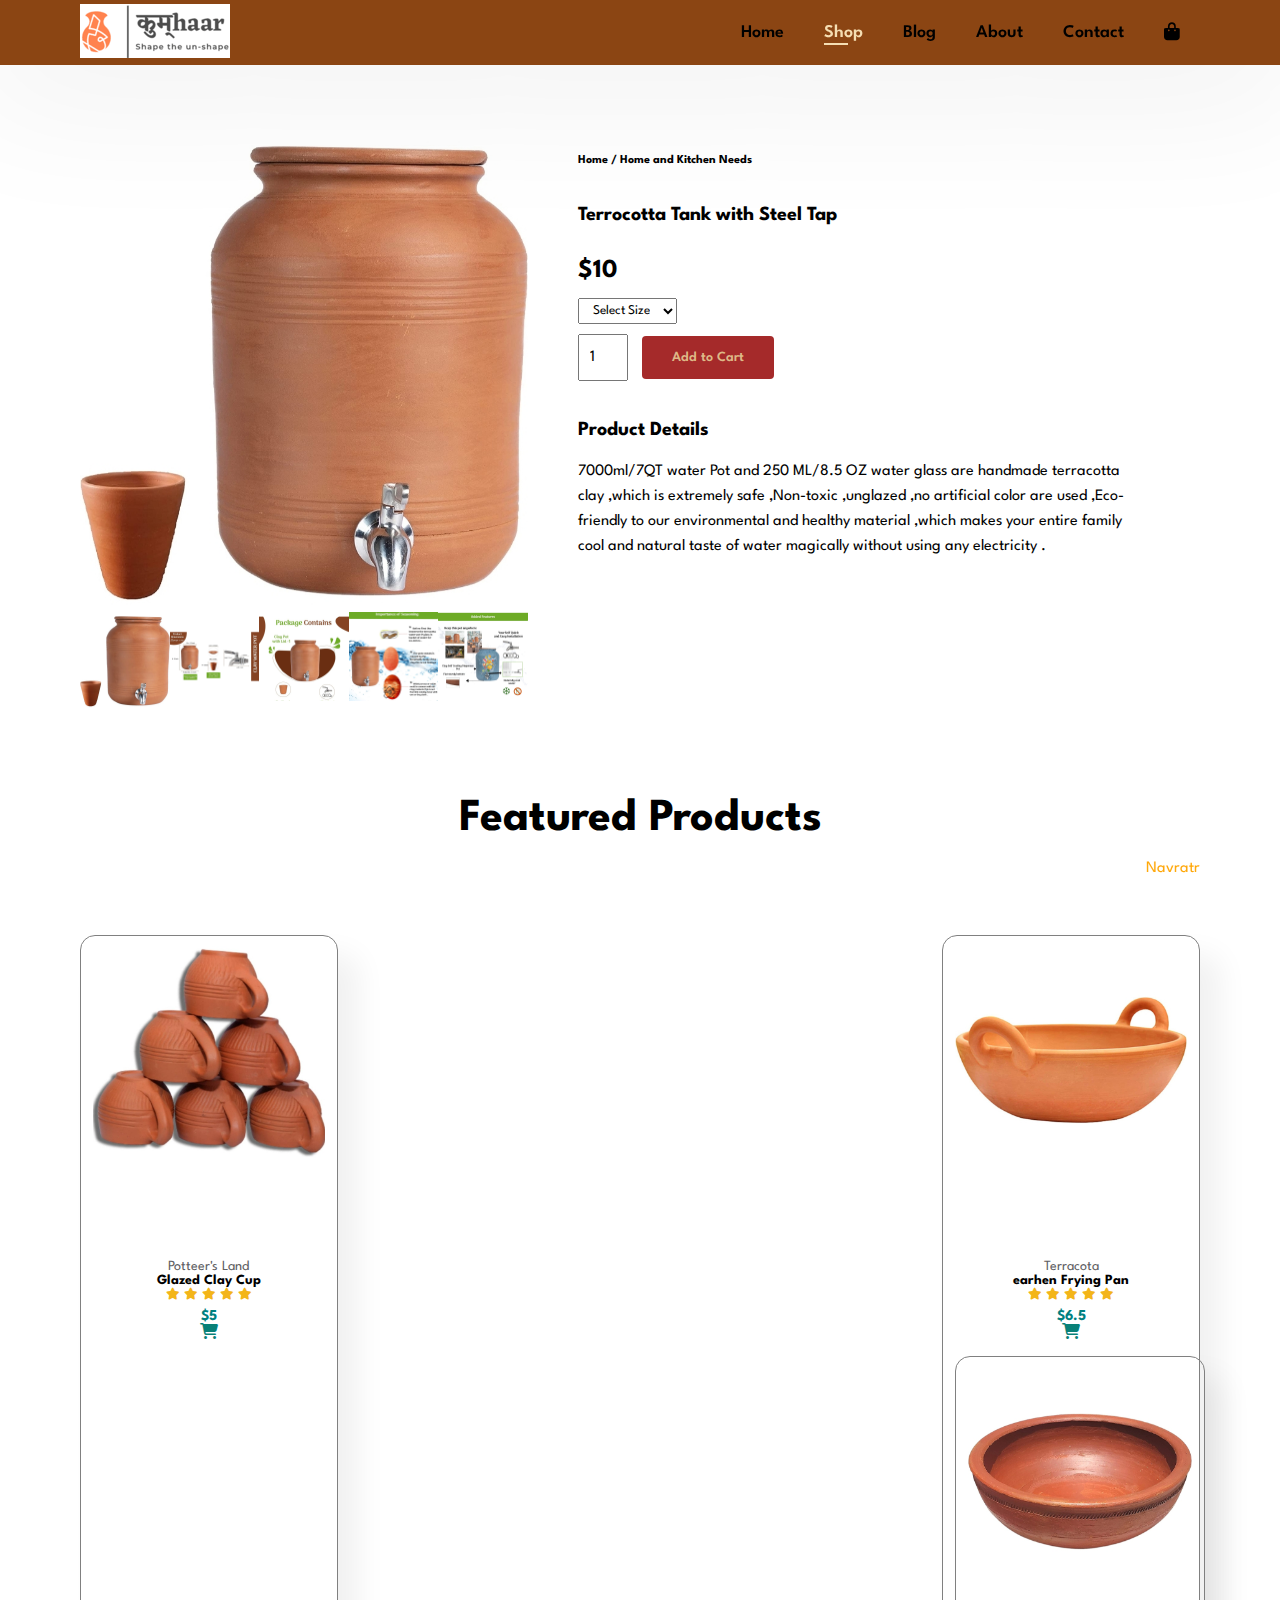
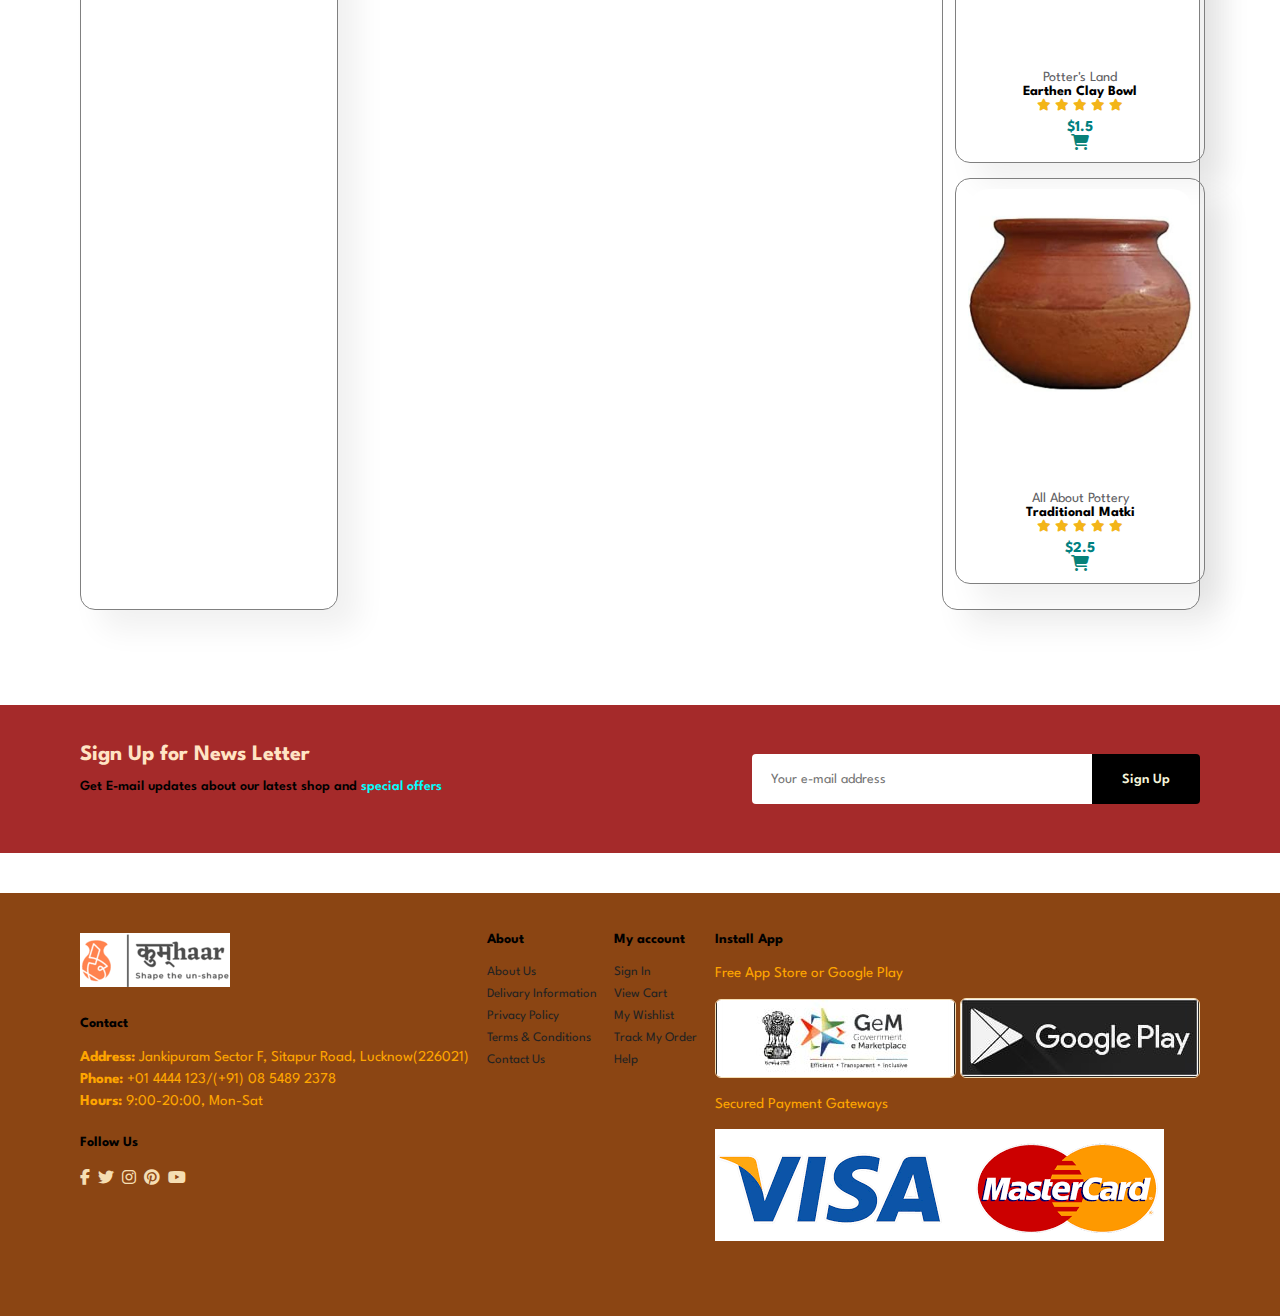
<file: sproduct12.html>
<!DOCTYPE html>
<html lang="en">
<head>
    <meta charset="UTF-8">
    <meta http-equiv="X-UA-Compatible" content="IE=edge">
    <meta name="viewport" content="width=device-width, initial-scale=1.0">
    <title>कुम्har</title>
    <link rel="stylesheet" href="https://cdnjs.cloudflare.com/ajax/libs/font-awesome/6.3.0/css/all.min.css">
    <link rel="stylesheet" href="style.css">
</head>
<body>
    <section id="header">
        <a href="#"><img src="IMAGES/logo/logo (1).png" class="logo" alt=""></a>
        <div>
            <ul id="navbar">
                <li><a href="index.html">Home</a></li>
                <li><a class="active" href="shop.html">Shop</a></li>
                <li><a href="blog.html">Blog</a></li>
                <li><a href="about.html">About</a></li>
                <li><a href="contact.html">Contact</a></li>
                <li><a href="cart.html"><i class="fa-solid fa-bag-shopping"></i></a></li>
            </ul>
        </div>
    </section>
    <section id="prodetails" class="section-p1">
        <div class="single-pro-image">
            <img src="IMAGES/tank1.jpg" width="100%" id="mainimg">
            <div class="small-img-group">
                <div class="small-img-col">
                    <img src="IMAGES/tank1.jpg" width="100%" class="small-img">
                </div>
                <div class="small-img-col">
                    <img src="IMAGES/tank2.jpg" width="100%" class="small-img">
                </div> 
                <div class="small-img-col">
                    <img src="IMAGES/tank3.jpg" width="100%" class="small-img">
                </div> 
                <div class="small-img-col">
                    <img src="IMAGES/tank4.jpg" width="100%" class="small-img">
                </div> 
                <div class="small-img-col">
                    <img src="IMAGES/tank5.jpg" width="100%" class="small-img">
                </div>
    
            </div>
        </div>
        <div class="single-pro-details">
            <h6>Home / Home and Kitchen Needs</h6>
            <h4>Terrocotta Tank with Steel Tap</h4>
            <h2>$10</h2>
            <select>
                <option>Select Size</option>
                <option>Small</option>
                <option>Medium</option>
                <option>Large</option>
            </select>
            <input type="number" value="1">
            <button class="normal">Add to Cart</button>
            <h4>Product Details</h4>
            <span>7000ml/7QT water Pot and 250 ML/8.5 OZ water glass are handmade terracotta clay ,which is extremely safe ,Non-toxic ,unglazed ,no artificial color are used ,Eco-friendly to our environmental and healthy material ,which makes your entire family cool and natural taste of water magically without using any electricity .</span>
        </div>
    </section>
    <section id="product1" class="section-p1">
        <h2>Featured Products</h2>
        <marquee><p>Navratri Collection New Design</p></marquee>
        <div class="pro-container">
            <div class="pro">
                <img src="IMAGES/cup.jpg" alt="">
                <div class="des">
                    <span>Potteer's Land</span>
                    <h5>Glazed Clay Cup</h5>
                    <div class="star">
                        <i class="fas fa-star"></i>
                        <i class="fas fa-star"></i>
                        <i class="fas fa-star"></i>
                        <i class="fas fa-star"></i>
                        <i class="fas fa-star"></i>
                    </div>
                    <h4>$5</h4>
                </div>
                <a href="#"><i class="fa-solid fa-cart-shopping"></i></a>
            </div>
            <div class="pro">
                <img src="IMAGES/karai.jpg" alt="">
                <div class="des">
                    <span>Terracota</span>
                    <h5>earhen Frying Pan</h5>
                    <div class="star">
                        <i class="fas fa-star"></i>
                        <i class="fas fa-star"></i>
                        <i class="fas fa-star"></i>
                        <i class="fas fa-star"></i>
                        <i class="fas fa-star"></i>
                    </div>
                    <h4>$6.5</h4>
                </div>
                <a href="#"><i class="fa-solid fa-cart-shopping"></i></a>
                <div class="pro" onclick="window.location.href='sproduct15.html';">
                    <img src="IMAGES/bowl.jpg" alt="">
                    <div class="des">
                        <span>Potter's Land</span>
                        <h5>Earthen Clay Bowl</h5>
                        <div class="star">
                            <i class="fas fa-star"></i>
                            <i class="fas fa-star"></i>
                            <i class="fas fa-star"></i>
                            <i class="fas fa-star"></i>
                            <i class="fas fa-star"></i>
                        </div>
                        <h4>$1.5</h4>
                    </div>
                    <a href="#"><i class="fa-solid fa-cart-shopping"></i></a>
                </div>
            <div class="pro">
                <img src="IMAGES/matki.jpg" alt="">
                <div class="des">
                    <span>All About Pottery</span>
                    <h5>Traditional Matki</h5>
                    <div class="star">
                        <i class="fas fa-star"></i>
                        <i class="fas fa-star"></i>
                        <i class="fas fa-star"></i>
                        <i class="fas fa-star"></i>
                        <i class="fas fa-star"></i>
                    </div>
                    <h4>$2.5</h4>
                </div>
                <a href="#"><i class="fa-solid fa-cart-shopping"></i></a>
            </div>
        </div>
    </section>
    <section id="newsletter" class="section-p1 section-m1">
        <div class="newstext">
            <h4>Sign Up for News Letter</h4>
            <p>Get E-mail updates about our latest shop and <span>special offers</span></p>
        </div>
        <div class="form">
            <input type="text" placeholder="Your e-mail address">
            <button class="normal">Sign Up</button>

        </div>

    </section>
    <footer class="section-p1">
        <div class="column">
            <img class="logo" src="IMAGES/logo/logo (1).png">
            <h4>Contact</h4>
            <p><strong>Address:</strong> Jankipuram Sector F, Sitapur Road, Lucknow(226021)</p>
            <p><strong>Phone:</strong> +01 4444 123/(+91) 08 5489 2378</p>
            <p><strong>Hours:</strong> 9:00-20:00, Mon-Sat</p>
            <div class="follow">
                <h4>Follow Us</h4>
                <div class="icon">
                    <i class="fa-brands fa-facebook-f"></i>
                    <i class="fab fa-twitter"></i>
                    <i class="fa-brands fa-instagram"></i>
                    <i class="fa-brands fa-pinterest"></i>
                    <i class="fa-brands fa-youtube"></i>
                </div>
            </div>
        </div>
        <div class="column">
            <h4>About</h4>
            <a href="#">About Us</a>
            <a href="#">Delivary Information</a>
            <a href="#">Privacy Policy</a>
            <a href="#">Terms & Conditions</a>
            <a href="#">Contact Us</a>
        </div>
        <div class="column">
            <h4>My account</h4>
            <a href="#">Sign In</a>
            <a href="#">View Cart</a>
            <a href="#">My Wishlist</a>
            <a href="#">Track My Order</a>
            <a href="#">Help</a>
        </div>
        <div class="column install">
            <h4>Install App</h4>
            <p>Free App Store or Google Play</p>
            <div class="row">
                <img src="IMAGES/logo/gem.jpg">
                <img src="IMAGES/logo/Google Play.jpg">
            </div>
            <p>Secured Payment Gateways</p>
            <img src="IMAGES/logo/visa.png">
        </div>
        
    </footer>
    <script>
        var MainImg = document.getElementById("mainimg");
        var smallimg = document.getElementsByClassName("small-img");
        smallimg[0].onclick = function(){
            MainImg.src = smallimg[0].src;
        }
        smallimg[1].onclick = function(){
            MainImg.src = smallimg[1].src;
        }
        smallimg[2].onclick = function(){
            MainImg.src = smallimg[2].src;
        }
        smallimg[3].onclick = function(){
            MainImg.src = smallimg[3].src;
        }
        smallimg[4].onclick = function(){
            MainImg.src = smallimg[4].src;
        }
    </script>
    <script src="script.js"> </script>
    
</body>
</html>
</file>
<file: style.css>
@import url('https://fonts.googleapis.com/css2?family=Spartan:wght@100;200;300;400;500;600;700;800;900&display=swap');

*{
    margin: 0;
    padding: 0;
    box-sizing: border-box;
    font-family: 'Spartan', sans-serif;
}

h1{
    font-size: 50px;
    line-height: 64px;
    color: black;
}

h2{
    font-size: 46px;
    line-height: 54px;
    color: black;
}

h4{
    font-size: 20px;
    color: black;
}

h6{
    font-weight: 700;
    font-size: 12px;
}

p{
    font-size: 16px;
    color: orange;
    margin: 15px 0 20px 0;
}

.section-p1 {
    padding: 40px 80px;
}

.section-m1 {
    margin: 40px 0;
}
button.normal{
    font-size: 14px;
    font-weight: 600;
    padding: 15px 30px;
    color: black;
    background-color: aliceblue;
    border-radius: 4px;
    cursor: pointer;
    border: none;
    outline: none;
    transition: 0.2s;
}
button.white{
    font-size: 13px;
    font-weight: 600;
    padding: 11px 18px;
    color: brown;
    background-color: transparent;
    cursor: pointer;
    border: 1px solid brown;
    outline: none;
    transition: 0.2s;
}

body{
    width: 100%;
}


/*Header Start*/
#header{
    display: flex;
    align-items: center;
    justify-content: space-between;
    padding: 20px 80px;
    background-color: saddlebrown;
    box-shadow: 0 5px 150px 30px rgba(0, 0, 0, 0.06);
    height: 65px;
    z-index: 999;
    position: sticky;
    top: 0;
    left: 0;
}

#navbar{
    display: flex;
    align-items: center;
    justify-content: center;
}

#navbar li{
    list-style: none;
    padding: 0 20px;
    position: relative;
}

#navbar li a {
    text-decoration: none;
    font-size: 18px;
    font-weight: 600;
    color: black;
    transition: o.3sec ease;
}

#navbar li a:hover,
#navbar li a.active {
    color: wheat;
} 

#navbar li a.active::after,
#navbar li a:hover::after{
    content: "";
    width: 30%;
    height: 2px;
    background: wheat;
    position: absolute;
    bottom: -4px;
    left: 20px;
}
#mobile{
    display: none;
    align-items: center;
}
#close{
    display: none;
}


/* Home Page */
#hero{
    background-image: url("IMAGES/cover.jpg");
    height: 90vh;
    width: 100%;
    background-size: cover;
    background-position: top 25% right 0;
    padding: 0 80px;
    display: flex;
    flex-direction: column;
    align-items: flex-start;
    justify-content: center;
    filter: blur(60%) , opacity(50%);

}

#hero h4{
    padding-bottom: 15px;
}

#hero h1{
    color: bisque;
}

#hero button{
    background-image: url(IMAGES/logo/button.png);
    background-color: transparent;
    color: bisque;
    border: 0;
    padding: 14px 80px 14px 65px;
    background-repeat: no-repeat;
    cursor: pointer;
    font-weight: 700;
    font-size: 15px;
    background-position: center}

    #feature {
        display: flex;
        align-items: center;
        justify-content: space-between;
        flex-wrap: wrap;
    }

    #feature .fe-box{
        width: 180px;
        text-align: center;
        padding: 25px 15px;
        box-shadow: 20px 20px 34px rgba(0, 0, 0, 0.03);
        border: 1px solid gray;
        border-radius: 4px;
        margin: 15px 0;
    }

    #feature .fe-box:hover{
        box-shadow: 10px 10px 54px rgba(70, 62, 221, 0.01);
        opacity: 0.9;
    }

    #feature .fe-box img{
        width: 100%;
        margin-bottom: 10px;
    }

    #feature .fe-box h6{
        display: inline-block;
        padding: 9px 8px 6px 8px;
        line-height: 1;
        border-radius: 4px;
        color: black;
        background-color: burlywood;
    }

    
    #feature .fe-box:nth-child(2) h6 {
        background-color: burlywood;

    }
    #feature .fe-box:nth-child(3) h6 {
        background-color: burlywood;
    }
    #feature .fe-box:nth-child(4) h6 {
     background-color: burlywood;   
    }
    #feature .fe-box:nth-child(5) h6{
        background-color: burlywood;
    }
    #feature .fe-box:nth-child(6) h6 {
        background-color: burlywood;
    }
   
    #product1{
        text-align: center;
    }
    #product1 .pro-container{
        display: flex;
        justify-content: space-between;
        padding-top: 20px;
        flex-wrap: wrap;
    }

    #product1 .pro i{
        color: #088178;
    }

    #product1 .pro{
        width: 23%;
        min-width: 250px;
        padding: 10px 12px;
        border: 1px solid grey;
        border-radius: 15px;
        cursor: pointer;
        box-shadow: 20px 20px 30px rgba(0, 0, 0, 0.06);
        margin: 15px 0;
        transition: 0.2s ease;
        position: relative;
    }
    #product1 .section-p1 h2{
        font-size: 50px;

    }
    #product1 .section-p1 p{
        font-size: 25px;

    }


        #product1 .pro:hover{
            box-shadow: 20px 20px 30px rgba(0, 0, 0, 0.08);
            opacity: 0.7;

        }

    #product1 .pro img{
        width: 100%;
        border-radius: 20px;
    }

    #product1 .pro des{
        text-align: start;
        padding: 10px 0;
    }

    #product1 .pro .des span{
        color: #606063;
        font-size: 14px;       
    }

    #product1 .pro .des h5{
        color: black;
        font-size: 14px;
        
    }

    #product1 .pro .des i{
        font-size: 12px;
        color: rgb(243, 181, 25);
    }

    #product1 .pro .des h4{
        padding-top: 7px;
        font-size: 15px;
        font-weight: 700;
        color: teal;
    }

    #product1 .pro .fa-shopping-cart{
        width: 40px;
        height: 40px;
        line-height: 40px;
        border-radius: 50px;
        background-color: lightgreen;
        color: black;
        font-weight: 500;
        position: absolute;
        bottom: 20px;
        right: 10px;
        border: 1px solid green;
    }

    #banner{
        display: flex;
        flex-direction: column;
        justify-content: center;
        align-items: center;
        text-align: center;
        background-image: url(IMAGES/banner.jfif);
        width: 100%;
        height: 40vh;
        background-size: cover;
        background-position: center;
    }

    #banner h4 {
        color: white;
        font-size: 20px;
    }
    #banner h2 {
        color: black;
        font-size: 30px;
        padding: 10px 0;
    }
    #banner h2 span{
        color: orangered;
    }
    #banner button:hover{
        background-color: aqua;
        color: orangered;
    }
    #sm-banner{
        display: flex;
        justify-content: space-between;
        flex-wrap: wrap;
    }
    #sm-banner .banner-box{
        display: flex;
        flex-direction: column;
        justify-content: center;
        align-items: center;
        text-align: center;
        background-image: url(IMAGES/banner-6.jfif);
        min-width: 630px;
        height: 50vh;
        background-size: cover;
        background-position: center;
        padding: 30px;
    }
        #sm-banner .banner-box2{
            background-image: url(IMAGES/Untitled\ design\ \(4\).jpg);
        }
        #sm-banner .banner-box2 h4{
            color: black;
        }
        #sm-banner .banner-box2 h2{
            color: black;
        }
        #sm-banner .banner-box2 span{
            color: brown;
        }
    #sm-banner h4{
        font-size: 20px;
        font-weight: 500;
        color: cadetblue;
    }
    #sm-banner h2{
        font-size: 40px;
        font-weight: 700;
        
    }
    #sm-banner span{
        font-size: 15px;
        font-weight: 500;
        padding-bottom: 15px;
        color: palevioletred;
    }
    #sm-banner .banner-box:hover button{
        background: #088178;
        border: 1px solid #088178;
    }
    #newsletter{
        display: flex;
        justify-content: space-between;
        flex-wrap: wrap;
        align-items: center;
        background-image: url(IMAGES/);
        background-repeat: no-repeat;
        background-position: 20% 30%;
        background-color: brown;
    }
    #newsletter h4{
        font-size: 22px;
        font-weight: 700;
        color:  bisque;
    }
    #newsletter p{
        font-size: 14px;
        font-weight: 600;
        color: black;
    }
    #newsletter p span{
        color: aqua;
    }
    #newsletter input{
        height: 3.125rem;
        padding: 0 1.25em;
        font-size: 14px;
        width: 100%;
        border: 1px solid transparent;
        border-radius: 4px;
        outline: none;
        border-top-right-radius: 0;
        border-bottom-right-radius: 0;
    }
    #newsletter button{
        background-color: black;
        color: beige;
        white-space: nowrap;
        border-top-left-radius: 0;
        border-bottom-left-radius: 0;
    }
    #newsletter .form{
        display: flex;
        width: 40%;
    }
    footer{
        display: flex;
        flex-wrap: wrap;
        justify-content: space-between;
        background-color: saddlebrown;
        
    }
    footer .column{
        display: flex;
        flex-direction: column;
        align-items: flex-start;
        margin-bottom: 20px;
        
    }
    footer .logo{
        margin-bottom: 30px;
    }
    footer h4{
        font-size: 14px;
        padding-bottom: 20px;
    }
    footer p{
        font-size: 15px;
        margin: 0 0 8px 0;
    }
    footer a{
        font-size: 13px;
        text-decoration: none;
        color: #222;
        margin-bottom: 10px;
    }
    footer .follow{
        margin-top: 20px;
    }
    footer .follow i{
        color: wheat;
        padding-right: 4px;
        cursor: pointer;
    }
    footer .install .row img{
        border: 1px solid wheat;
        border-radius: 6px;
    }
    footer .install img{
        margin: 10px 0 15px 0;
    }
    footer .follow i:hover,
    footer a:hover{
        color: wheat;
    }

   
    /*Shop Page*/


    #page-header{
        background-image: url(IMAGES/Banner/Untitled\ design\ \(5\).jpg);
        width: 100%;
        height: 40vh;
        background-size: cover;
        display: flex;
        justify-content: center;
        text-align: center;
        flex-direction: column;
        padding: 14px;
    }
    #page-header h2,
    #page-header p{
        color: black;
    }
    #pagination{
        text-align: center;
    }
    #pagination a{
        text-decoration: none;
        background-color: sienna;
        padding: 15px 20px;
        border-radius: 4px;
        color: bisque;
        font-weight: 600;
    }
    #pagination a i{
        font-size: 16px;
        font-weight: 600;
    }

    /*Blog Page*/
    #page-header.blog-header {
        background-image: url(IMAGES/Banner/blog-banner.jpg);
    }
    #blog{
        padding: 150px 150px 0 150px;
    }
    #blog .blog-box{
        display: flex;
        align-items: center;
        width: 100%;
        position: relative;
        padding-bottom: 90px;
    }
    
    #blog .blog-img{
        width: 50%;
        margin-right: 40px;
    }
    #blog img{
        width: 100%;
        height: 300px;
        object-fit: cover;
    }
    #blog .blog-details{
        width: 50%;
    }
    #blog .blog-details a{
        text-decoration: none;
        font-size: 11px;
        color: black;
        font-weight: 700;
        position: relative;
    }
    #blog .blog-details a::after{
        content: "";
        width: 50px;
        height: 1px;
        background-color: black;
        position: absolute;
        top: 4px;
        right: -60px;
    }
    #blog .blog-details a:hover{
        color: #088178;
        transition: 0.3s;
    }
    #blog .blog-details a:hover:after{
        background-color: #088178;
    }
    #blog .blog-box h1{
        position: absolute;
        top: -40px;
        left: 0;
        font-size: 70px;
        font-weight: 700;
        color: burlywood;
        z-index: -9;
    }


    /* Single Products*/

    #prodetails{
        display: flex;
        margin-top: 20px;
    }
    #prodetails .single-pro-details{
        width: 50%;
        padding-top: 30px;
    }
    #prodetails .single-pro-image{
        width: 40%;
        margin-right: 50px;
    }
    .small-img-group{
        display: flex;
        justify-content: space-between;
    }
    .small-img-col{
        flex-basis: 24%;
        cursor: pointer;
    }
    #prodetails .single-pro-details h4{
        padding: 40px 0 20px 0;
    }
    #prodetails .single-pro-details h2{
        font-size: 26px;
    }
    #prodetails .single-pro-details select{
        display: block;
        padding: 5px 10px;
        margin-bottom: 10px;
    }
    #prodetails .single-pro-details input{
        width: 50px;
        height: 47px;
        padding-left: 10px;
        font-size: 16px;
        margin-right: 10px;
    }
    #prodetails .single-pro-details input:focus{
        outline: none;
    }
    #prodetails .single-pro-details button{
        background-color: brown;
        color: burlywood;
    }
    #prodetails .single-pro-details span{
        line-height: 25px;
    }

     

    /*About Page*/
    #page-header.about-header{
        background-image: url("IMAGES/Banner/about-banner.jpg");
    }
    #about-head{
        display: flex;
        align-items: center;
    }
    #about-head div {
        padding-left: 40px;
    }
    #about-head img{
        width: 50%;
        height: auto;
    }

    /*Contact Page*/


    #contact-details {
        display: flex;
        align-items: center;
        justify-content: space-between;
    }
    #contact-details .details{
        width: 40%;
    }
    #contact-details .details span,
    #form-details form span{
        font-size: 12px;
    }
    #contact-details .details h2,
    #form-details form h2 {
        font-size: 26px;
        line-height: 35px;
        padding: 20px 0;
    }
    #contact-details .details h3 {
        font-size: 16px;
        padding-bottom: 15px;
    }
    #contact-details .details li{
        list-style: none;
        display: flex;
        padding: 10px 0;
    }
    #contact-details .details li i{
        font-size: 14px;
        padding-right: 22px;
    }
    #contact-details .details li p{
        margin: 0;
        font-size: 14px;
    }
    #contact-details .map{
        width: 55%;
        height: 400px;
    }
    #contact-details .map iframe{
        width: 100%;
        height: 100%;
    }
    #form-details{
        display: flex;
        justify-content: space-between;
        margin: 30px;
        padding: 80px;
        border: 1px solid gray;
    }
    #form-details form{
        width: 65%;
        display: flex;
        flex-direction: column;
        align-items: flex-start;
    }
    #form-details form input,
    #form-details form textarea{
        width: 100%;
        padding: 12px 15px;
        outline: none;
        margin-bottom: 20px;
        border: 1px solid gray;
    }
    #form-details form button{
        background-color: sienna;
        color: bisque;
    }
    #form-detail .people div{
        padding-bottom: 25px;
        display: flex;
        align-items: flex-start;
    }
    #form-detail .people div img{
        width: 65px;
        height: 65px;
        object-fit: cover;
        margin-right: 15px;
    }
    #form-detail .people div p{
        margin: 0;
        font-size: 13px;
        line-height: 25px;
    }
    #form-detail .people div p span{
        display: block;
        font-size: 16px;
        font-weight: 600;
        color: darkgray;
    }
    

    /*Cart Page*/

    #cart{
        overflow-x: auto;
    } 
    #cart table{
        width: 100%;
        border-collapse: collapse;
        table-layout: fixed;
        white-space: nowrap;
    }
    #cart table img{
        width: 70px;
    }
    #cart table td:nth-child(1)
    {
        width: 100px;
        text-align: center;
    }
    #cart table td:nth-child(2)
    {
        width: 150px;
        text-align: center;
    }
    #cart table td:nth-child(3)
    {
        width: 250px;
        text-align: center;
    }
    #cart table td:nth-child(4),
    #cart table td:nth-child(5),
    #cart table td:nth-child(6)
    {
        width: 150px;
        text-align: center;
    }
    #cart table td:nth-child(5) input{
        width: 70px;
        padding: 10px 5px 10px 15px;
    }
    #cart table thead{
        border: 1px solid #e2e9e1;
        border-left: none;
        border-right: none;
    }
    #cart table thead td{
        font-weight: 700;
        text-transform: uppercase;
        font-size: 13px;
        padding: 18px 0;
    }
    #cart table tbody tr td{
        padding-top: 15px;
    }
    #cart table tbody td{
        font-size: 13px;
    }
    #cart-add{
        display: flex;
        flex-wrap: wrap;
        justify-content: space-between;
    }
    #coupon{
        width: 50%;
        margin-bottom: 30px;
    }
    #coupon h3,
    #subtotal h3{
        padding-bottom: 15px;
    }
    #coupon input{
        padding: 10px 20px;
        outline: none;
        width: 60%;
        margin-right: 10px;
        border: 1px solid #e2e9e1;
    }
    #coupon button,
    #subtotal button{
        background-color: saddlebrown;
        color: bisque;
        padding: 12px 20px;
    }
    #subtotal{
        width: 50%;
        margin-bottom: 30px;
        border: 1px solid #e2e9e1;
        padding: 30px;
    }
    #subtotal table{
        border-collapse: collapse;
        width: 100%;
        margin-bottom: 20px;
    }
    #subtotal table td{
        width: 50%;
        border: 1px solid #e2e9e1;
        padding: 10px;
        font-size: 13px;
    }

    



   /*Start media Query*/

          /* Medium Screen View*/


          @media (max-width:799px){
            .section-p1 {
                padding: 40px 40px;
            }
            #navbar {
                display: flex;
                flex-direction: column;
                align-items: flex-start;
                justify-content: flex-start;
                position: fixed;
                top: 0;
                right: -300px;
                height: 100vh;
                width: 300px;
                background-color: tan;
                box-shadow: 0 40p 60px black;
                padding: 80px 0 0 10px;
            }
            #navbar.active{
                right: 0px;
            }
            #navbar li{
                margin-bottom: 25px;
                color: sienna;
            }
            #mobile{
                display: flex;
                align-items: center;
            }
            #mobile i {
                color: navajowhite;
                font-size: 24px;
                padding-left: 20px;
            }
            #close{
                display: initial;
                position: absolute;
                top: 30px;
                left: 30px;
                color: black;
                font-size: 24px;
            }
            #lg-bag{
                display: none;
            }
            #hero {
                height: 70vh;
                padding: 0 80px;
                background-position: top 30% right 30% ;
            }
            #feature {
                justify-content: center;
            }
            #feature .fe-box {
                margin: 15px 15px;
            }
            #product1 .pro-container {
                justify-content: center;
            }
            #product1 .pro {
                margin: 23px;
            }
            #banner {
                height: 20vh;
            }
            #sm-banner .banner-box {
                min-width: 100%;
                height: 30vh;
            }
            #newsletter .form {
                width: 70%;
            }
            /*Contact page */
            #form-details {
                padding: 40px;  
            }
            #form-details form {
                width: 50%;
            }
        }
    
    
        /* Mini Screen View*/
    
    
    @media (max-width: 477px) {
        #header {
            padding: 10px 30px;
            height: 55px;
        }
        #hero {
            background-position: 55%;
            padding: 0 20px;
        }
        h2 {
            font-size: 32px;
        }
        h1 {
            font-size: 38px;
        }
        p {
            font-size: 14px;
        }
        .section-p1 {
            padding: 20px;
        }
        #feature .fe-box {
            width: 155px;
            margin: 0 0 15px 0;
        }
        #feature {
            justify-content: space-between;
        }
        #product1 .pro {
            width: 100%;
        }
        #banner {
            height: 40vh;
        }
        #sm-banner .banner-box {
            height: 45vh;
        }
        #sm-banner .banner-box2 {
            margin-top: 20px;
        }
        #newsletter .form {
            width: 100%;
        }
        #newsletter {
           padding: 40px 20px;
        }
        footer .install img {
            margin: 10px 10px 15px 0;
        }
         /*Blog Page*/
      #blog .blog-box {
        display: flex;
        flex-direction: column;
        align-items: flex-start;
    }
    #blog {
        padding: 150px 20px 0 20px;
    }
    #blog .blog-img {
        width: 100%;
        margin-right: 0;
        margin-bottom: 30px;
    }
    #blog .blog-details {
        width: 100%;
    }

    /*About Page*/

    #about-head {
        flex-direction: column;
    }
    #about-head img {
        width: 100%;
        margin-bottom: 20px;
    }
    #about-head div {
        padding-left: 0px;
    }
    /*Contact Page*/
    #contact-details {
       flex-direction: column;
    }
    #contact-details .details {
        width: 100%;
        margin-bottom: 30px;
    }
    #contact-details .map {
        width: 100%;
    }
    #form-details {
        margin: 10px;
        padding: 30px 10px;
        flex-wrap: wrap;
    }
    #form-details form {
        width: 100%;
        margin-bottom: 30px;
    }


    /*Cart Page*/


    #cart-add {
       flex-direction: column;
    }
    
    #coupon {
        width: 100%;
    }
    #subtotal {
        width: 100%;
        padding: 20px;
    }

    }
</file>
